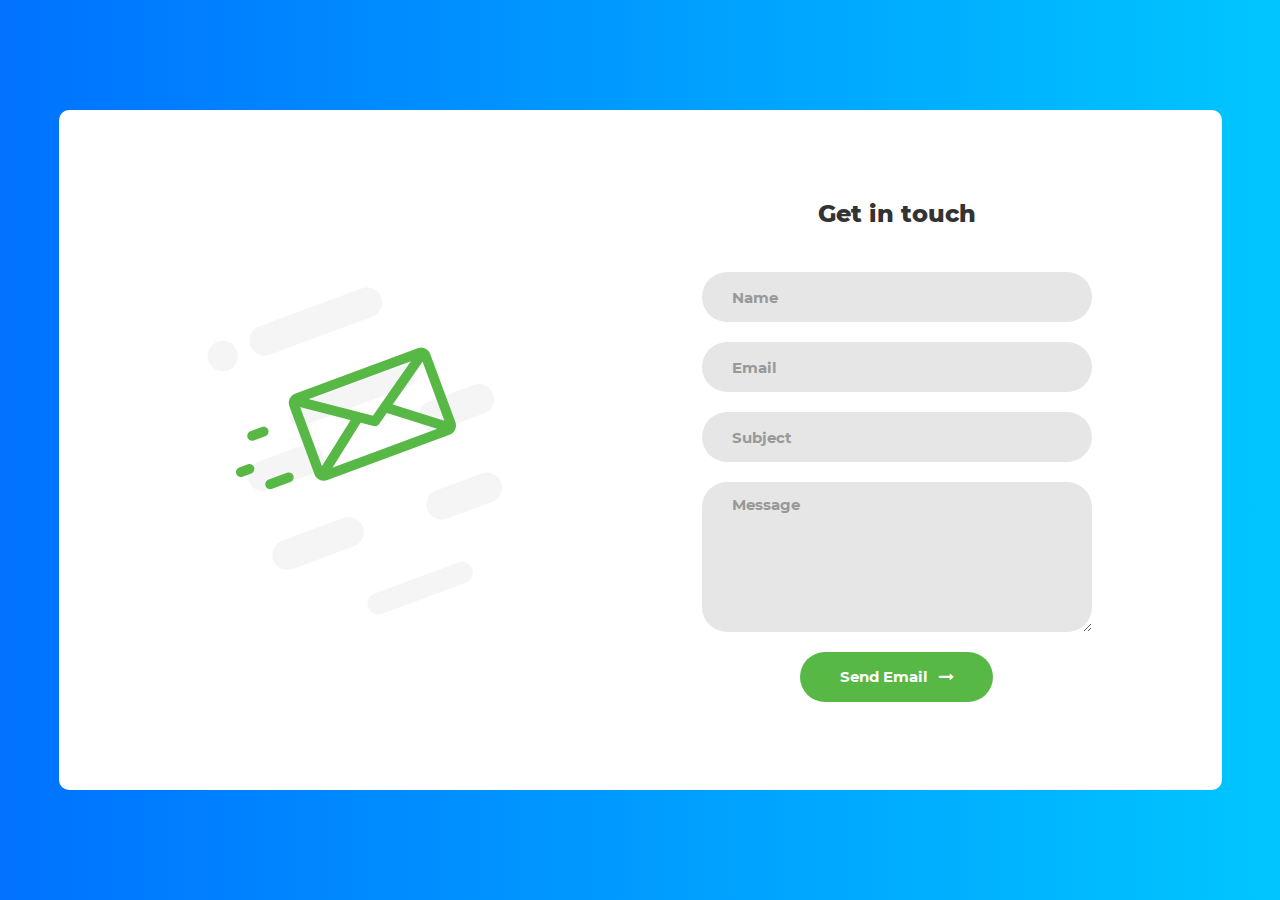
<file: formulario_contacto/index.html>
<!DOCTYPE html>
<html lang="en">
<head>
	<title>Contact V1</title>
	<meta charset="UTF-8">
	<meta name="viewport" content="width=device-width, initial-scale=1">
<!--===============================================================================================-->
	<link rel="icon" type="image/png" href="images/icons/favicon.ico"/>
<!--===============================================================================================-->
	<link rel="stylesheet" type="text/css" href="vendor/bootstrap/css/bootstrap.min.css">
<!--===============================================================================================-->
	<link rel="stylesheet" type="text/css" href="fonts/font-awesome-4.7.0/css/font-awesome.min.css">
<!--===============================================================================================-->
	<link rel="stylesheet" type="text/css" href="vendor/animate/animate.css">
<!--===============================================================================================-->
	<link rel="stylesheet" type="text/css" href="vendor/css-hamburgers/hamburgers.min.css">
<!--===============================================================================================-->
	<link rel="stylesheet" type="text/css" href="vendor/select2/select2.min.css">
<!--===============================================================================================-->
	<link rel="stylesheet" type="text/css" href="css/util.css">
	<link rel="stylesheet" type="text/css" href="css/main.css">
<!--===============================================================================================-->
</head>
<body>

	<div class="contact1">
		<div class="container-contact1">
			<div class="contact1-pic js-tilt" data-tilt>
				<img src="images/img-01.png" alt="IMG">
			</div>

			<form class="contact1-form validate-form">
				<span class="contact1-form-title">
					Get in touch
				</span>

				<div class="wrap-input1 validate-input" data-validate = "Name is required">
					<input class="input1" type="text" name="name" placeholder="Name">
					<span class="shadow-input1"></span>
				</div>

				<div class="wrap-input1 validate-input" data-validate = "Valid email is required: ex@abc.xyz">
					<input class="input1" type="text" name="email" placeholder="Email">
					<span class="shadow-input1"></span>
				</div>

				<div class="wrap-input1 validate-input" data-validate = "Subject is required">
					<input class="input1" type="text" name="subject" placeholder="Subject">
					<span class="shadow-input1"></span>
				</div>

				<div class="wrap-input1 validate-input" data-validate = "Message is required">
					<textarea class="input1" name="message" placeholder="Message"></textarea>
					<span class="shadow-input1"></span>
				</div>

				<div class="container-contact1-form-btn">
					<button class="contact1-form-btn">
						<span>
							Send Email
							<i class="fa fa-long-arrow-right" aria-hidden="true"></i>
						</span>
					</button>
				</div>
			</form>
		</div>
	</div>




<!--===============================================================================================-->
	<script src="vendor/jquery/jquery-3.2.1.min.js"></script>
<!--===============================================================================================-->
	<script src="vendor/bootstrap/js/popper.js"></script>
	<script src="vendor/bootstrap/js/bootstrap.min.js"></script>
<!--===============================================================================================-->
	<script src="vendor/select2/select2.min.js"></script>
<!--===============================================================================================-->
	<script src="vendor/tilt/tilt.jquery.min.js"></script>
	<script >
		$('.js-tilt').tilt({
			scale: 1.1
		})
	</script>

<!-- Global site tag (gtag.js) - Google Analytics -->
<script async src="https://www.googletagmanager.com/gtag/js?id=UA-23581568-13"></script>
<script>
  window.dataLayer = window.dataLayer || [];
  function gtag(){dataLayer.push(arguments);}
  gtag('js', new Date());

  gtag('config', 'UA-23581568-13');
</script>

<!--===============================================================================================-->
	<script src="js/main.js"></script>

</body>
</html>
</file>
<file: formulario_contacto/css/util.css>
/*[ FONT SIZE ]
///////////////////////////////////////////////////////////
*/
.fs-1 {font-size: 1px;}
.fs-2 {font-size: 2px;}
.fs-3 {font-size: 3px;}
.fs-4 {font-size: 4px;}
.fs-5 {font-size: 5px;}
.fs-6 {font-size: 6px;}
.fs-7 {font-size: 7px;}
.fs-8 {font-size: 8px;}
.fs-9 {font-size: 9px;}
.fs-10 {font-size: 10px;}
.fs-11 {font-size: 11px;}
.fs-12 {font-size: 12px;}
.fs-13 {font-size: 13px;}
.fs-14 {font-size: 14px;}
.fs-15 {font-size: 15px;}
.fs-16 {font-size: 16px;}
.fs-17 {font-size: 17px;}
.fs-18 {font-size: 18px;}
.fs-19 {font-size: 19px;}
.fs-20 {font-size: 20px;}
.fs-21 {font-size: 21px;}
.fs-22 {font-size: 22px;}
.fs-23 {font-size: 23px;}
.fs-24 {font-size: 24px;}
.fs-25 {font-size: 25px;}
.fs-26 {font-size: 26px;}
.fs-27 {font-size: 27px;}
.fs-28 {font-size: 28px;}
.fs-29 {font-size: 29px;}
.fs-30 {font-size: 30px;}
.fs-31 {font-size: 31px;}
.fs-32 {font-size: 32px;}
.fs-33 {font-size: 33px;}
.fs-34 {font-size: 34px;}
.fs-35 {font-size: 35px;}
.fs-36 {font-size: 36px;}
.fs-37 {font-size: 37px;}
.fs-38 {font-size: 38px;}
.fs-39 {font-size: 39px;}
.fs-40 {font-size: 40px;}
.fs-41 {font-size: 41px;}
.fs-42 {font-size: 42px;}
.fs-43 {font-size: 43px;}
.fs-44 {font-size: 44px;}
.fs-45 {font-size: 45px;}
.fs-46 {font-size: 46px;}
.fs-47 {font-size: 47px;}
.fs-48 {font-size: 48px;}
.fs-49 {font-size: 49px;}
.fs-50 {font-size: 50px;}
.fs-51 {font-size: 51px;}
.fs-52 {font-size: 52px;}
.fs-53 {font-size: 53px;}
.fs-54 {font-size: 54px;}
.fs-55 {font-size: 55px;}
.fs-56 {font-size: 56px;}
.fs-57 {font-size: 57px;}
.fs-58 {font-size: 58px;}
.fs-59 {font-size: 59px;}
.fs-60 {font-size: 60px;}
.fs-61 {font-size: 61px;}
.fs-62 {font-size: 62px;}
.fs-63 {font-size: 63px;}
.fs-64 {font-size: 64px;}
.fs-65 {font-size: 65px;}
.fs-66 {font-size: 66px;}
.fs-67 {font-size: 67px;}
.fs-68 {font-size: 68px;}
.fs-69 {font-size: 69px;}
.fs-70 {font-size: 70px;}
.fs-71 {font-size: 71px;}
.fs-72 {font-size: 72px;}
.fs-73 {font-size: 73px;}
.fs-74 {font-size: 74px;}
.fs-75 {font-size: 75px;}
.fs-76 {font-size: 76px;}
.fs-77 {font-size: 77px;}
.fs-78 {font-size: 78px;}
.fs-79 {font-size: 79px;}
.fs-80 {font-size: 80px;}
.fs-81 {font-size: 81px;}
.fs-82 {font-size: 82px;}
.fs-83 {font-size: 83px;}
.fs-84 {font-size: 84px;}
.fs-85 {font-size: 85px;}
.fs-86 {font-size: 86px;}
.fs-87 {font-size: 87px;}
.fs-88 {font-size: 88px;}
.fs-89 {font-size: 89px;}
.fs-90 {font-size: 90px;}
.fs-91 {font-size: 91px;}
.fs-92 {font-size: 92px;}
.fs-93 {font-size: 93px;}
.fs-94 {font-size: 94px;}
.fs-95 {font-size: 95px;}
.fs-96 {font-size: 96px;}
.fs-97 {font-size: 97px;}
.fs-98 {font-size: 98px;}
.fs-99 {font-size: 99px;}
.fs-100 {font-size: 100px;}
.fs-101 {font-size: 101px;}
.fs-102 {font-size: 102px;}
.fs-103 {font-size: 103px;}
.fs-104 {font-size: 104px;}
.fs-105 {font-size: 105px;}
.fs-106 {font-size: 106px;}
.fs-107 {font-size: 107px;}
.fs-108 {font-size: 108px;}
.fs-109 {font-size: 109px;}
.fs-110 {font-size: 110px;}
.fs-111 {font-size: 111px;}
.fs-112 {font-size: 112px;}
.fs-113 {font-size: 113px;}
.fs-114 {font-size: 114px;}
.fs-115 {font-size: 115px;}
.fs-116 {font-size: 116px;}
.fs-117 {font-size: 117px;}
.fs-118 {font-size: 118px;}
.fs-119 {font-size: 119px;}
.fs-120 {font-size: 120px;}
.fs-121 {font-size: 121px;}
.fs-122 {font-size: 122px;}
.fs-123 {font-size: 123px;}
.fs-124 {font-size: 124px;}
.fs-125 {font-size: 125px;}
.fs-126 {font-size: 126px;}
.fs-127 {font-size: 127px;}
.fs-128 {font-size: 128px;}
.fs-129 {font-size: 129px;}
.fs-130 {font-size: 130px;}
.fs-131 {font-size: 131px;}
.fs-132 {font-size: 132px;}
.fs-133 {font-size: 133px;}
.fs-134 {font-size: 134px;}
.fs-135 {font-size: 135px;}
.fs-136 {font-size: 136px;}
.fs-137 {font-size: 137px;}
.fs-138 {font-size: 138px;}
.fs-139 {font-size: 139px;}
.fs-140 {font-size: 140px;}
.fs-141 {font-size: 141px;}
.fs-142 {font-size: 142px;}
.fs-143 {font-size: 143px;}
.fs-144 {font-size: 144px;}
.fs-145 {font-size: 145px;}
.fs-146 {font-size: 146px;}
.fs-147 {font-size: 147px;}
.fs-148 {font-size: 148px;}
.fs-149 {font-size: 149px;}
.fs-150 {font-size: 150px;}
.fs-151 {font-size: 151px;}
.fs-152 {font-size: 152px;}
.fs-153 {font-size: 153px;}
.fs-154 {font-size: 154px;}
.fs-155 {font-size: 155px;}
.fs-156 {font-size: 156px;}
.fs-157 {font-size: 157px;}
.fs-158 {font-size: 158px;}
.fs-159 {font-size: 159px;}
.fs-160 {font-size: 160px;}
.fs-161 {font-size: 161px;}
.fs-162 {font-size: 162px;}
.fs-163 {font-size: 163px;}
.fs-164 {font-size: 164px;}
.fs-165 {font-size: 165px;}
.fs-166 {font-size: 166px;}
.fs-167 {font-size: 167px;}
.fs-168 {font-size: 168px;}
.fs-169 {font-size: 169px;}
.fs-170 {font-size: 170px;}
.fs-171 {font-size: 171px;}
.fs-172 {font-size: 172px;}
.fs-173 {font-size: 173px;}
.fs-174 {font-size: 174px;}
.fs-175 {font-size: 175px;}
.fs-176 {font-size: 176px;}
.fs-177 {font-size: 177px;}
.fs-178 {font-size: 178px;}
.fs-179 {font-size: 179px;}
.fs-180 {font-size: 180px;}
.fs-181 {font-size: 181px;}
.fs-182 {font-size: 182px;}
.fs-183 {font-size: 183px;}
.fs-184 {font-size: 184px;}
.fs-185 {font-size: 185px;}
.fs-186 {font-size: 186px;}
.fs-187 {font-size: 187px;}
.fs-188 {font-size: 188px;}
.fs-189 {font-size: 189px;}
.fs-190 {font-size: 190px;}
.fs-191 {font-size: 191px;}
.fs-192 {font-size: 192px;}
.fs-193 {font-size: 193px;}
.fs-194 {font-size: 194px;}
.fs-195 {font-size: 195px;}
.fs-196 {font-size: 196px;}
.fs-197 {font-size: 197px;}
.fs-198 {font-size: 198px;}
.fs-199 {font-size: 199px;}
.fs-200 {font-size: 200px;}

/*[ PADDING ]
///////////////////////////////////////////////////////////
*/
.p-t-0 {padding-top: 0px;}
.p-t-1 {padding-top: 1px;}
.p-t-2 {padding-top: 2px;}
.p-t-3 {padding-top: 3px;}
.p-t-4 {padding-top: 4px;}
.p-t-5 {padding-top: 5px;}
.p-t-6 {padding-top: 6px;}
.p-t-7 {padding-top: 7px;}
.p-t-8 {padding-top: 8px;}
.p-t-9 {padding-top: 9px;}
.p-t-10 {padding-top: 10px;}
.p-t-11 {padding-top: 11px;}
.p-t-12 {padding-top: 12px;}
.p-t-13 {padding-top: 13px;}
.p-t-14 {padding-top: 14px;}
.p-t-15 {padding-top: 15px;}
.p-t-16 {padding-top: 16px;}
.p-t-17 {padding-top: 17px;}
.p-t-18 {padding-top: 18px;}
.p-t-19 {padding-top: 19px;}
.p-t-20 {padding-top: 20px;}
.p-t-21 {padding-top: 21px;}
.p-t-22 {padding-top: 22px;}
.p-t-23 {padding-top: 23px;}
.p-t-24 {padding-top: 24px;}
.p-t-25 {padding-top: 25px;}
.p-t-26 {padding-top: 26px;}
.p-t-27 {padding-top: 27px;}
.p-t-28 {padding-top: 28px;}
.p-t-29 {padding-top: 29px;}
.p-t-30 {padding-top: 30px;}
.p-t-31 {padding-top: 31px;}
.p-t-32 {padding-top: 32px;}
.p-t-33 {padding-top: 33px;}
.p-t-34 {padding-top: 34px;}
.p-t-35 {padding-top: 35px;}
.p-t-36 {padding-top: 36px;}
.p-t-37 {padding-top: 37px;}
.p-t-38 {padding-top: 38px;}
.p-t-39 {padding-top: 39px;}
.p-t-40 {padding-top: 40px;}
.p-t-41 {padding-top: 41px;}
.p-t-42 {padding-top: 42px;}
.p-t-43 {padding-top: 43px;}
.p-t-44 {padding-top: 44px;}
.p-t-45 {padding-top: 45px;}
.p-t-46 {padding-top: 46px;}
.p-t-47 {padding-top: 47px;}
.p-t-48 {padding-top: 48px;}
.p-t-49 {padding-top: 49px;}
.p-t-50 {padding-top: 50px;}
.p-t-51 {padding-top: 51px;}
.p-t-52 {padding-top: 52px;}
.p-t-53 {padding-top: 53px;}
.p-t-54 {padding-top: 54px;}
.p-t-55 {padding-top: 55px;}
.p-t-56 {padding-top: 56px;}
.p-t-57 {padding-top: 57px;}
.p-t-58 {padding-top: 58px;}
.p-t-59 {padding-top: 59px;}
.p-t-60 {padding-top: 60px;}
.p-t-61 {padding-top: 61px;}
.p-t-62 {padding-top: 62px;}
.p-t-63 {padding-top: 63px;}
.p-t-64 {padding-top: 64px;}
.p-t-65 {padding-top: 65px;}
.p-t-66 {padding-top: 66px;}
.p-t-67 {padding-top: 67px;}
.p-t-68 {padding-top: 68px;}
.p-t-69 {padding-top: 69px;}
.p-t-70 {padding-top: 70px;}
.p-t-71 {padding-top: 71px;}
.p-t-72 {padding-top: 72px;}
.p-t-73 {padding-top: 73px;}
.p-t-74 {padding-top: 74px;}
.p-t-75 {padding-top: 75px;}
.p-t-76 {padding-top: 76px;}
.p-t-77 {padding-top: 77px;}
.p-t-78 {padding-top: 78px;}
.p-t-79 {padding-top: 79px;}
.p-t-80 {padding-top: 80px;}
.p-t-81 {padding-top: 81px;}
.p-t-82 {padding-top: 82px;}
.p-t-83 {padding-top: 83px;}
.p-t-84 {padding-top: 84px;}
.p-t-85 {padding-top: 85px;}
.p-t-86 {padding-top: 86px;}
.p-t-87 {padding-top: 87px;}
.p-t-88 {padding-top: 88px;}
.p-t-89 {padding-top: 89px;}
.p-t-90 {padding-top: 90px;}
.p-t-91 {padding-top: 91px;}
.p-t-92 {padding-top: 92px;}
.p-t-93 {padding-top: 93px;}
.p-t-94 {padding-top: 94px;}
.p-t-95 {padding-top: 95px;}
.p-t-96 {padding-top: 96px;}
.p-t-97 {padding-top: 97px;}
.p-t-98 {padding-top: 98px;}
.p-t-99 {padding-top: 99px;}
.p-t-100 {padding-top: 100px;}
.p-t-101 {padding-top: 101px;}
.p-t-102 {padding-top: 102px;}
.p-t-103 {padding-top: 103px;}
.p-t-104 {padding-top: 104px;}
.p-t-105 {padding-top: 105px;}
.p-t-106 {padding-top: 106px;}
.p-t-107 {padding-top: 107px;}
.p-t-108 {padding-top: 108px;}
.p-t-109 {padding-top: 109px;}
.p-t-110 {padding-top: 110px;}
.p-t-111 {padding-top: 111px;}
.p-t-112 {padding-top: 112px;}
.p-t-113 {padding-top: 113px;}
.p-t-114 {padding-top: 114px;}
.p-t-115 {padding-top: 115px;}
.p-t-116 {padding-top: 116px;}
.p-t-117 {padding-top: 117px;}
.p-t-118 {padding-top: 118px;}
.p-t-119 {padding-top: 119px;}
.p-t-120 {padding-top: 120px;}
.p-t-121 {padding-top: 121px;}
.p-t-122 {padding-top: 122px;}
.p-t-123 {padding-top: 123px;}
.p-t-124 {padding-top: 124px;}
.p-t-125 {padding-top: 125px;}
.p-t-126 {padding-top: 126px;}
.p-t-127 {padding-top: 127px;}
.p-t-128 {padding-top: 128px;}
.p-t-129 {padding-top: 129px;}
.p-t-130 {padding-top: 130px;}
.p-t-131 {padding-top: 131px;}
.p-t-132 {padding-top: 132px;}
.p-t-133 {padding-top: 133px;}
.p-t-134 {padding-top: 134px;}
.p-t-135 {padding-top: 135px;}
.p-t-136 {padding-top: 136px;}
.p-t-137 {padding-top: 137px;}
.p-t-138 {padding-top: 138px;}
.p-t-139 {padding-top: 139px;}
.p-t-140 {padding-top: 140px;}
.p-t-141 {padding-top: 141px;}
.p-t-142 {padding-top: 142px;}
.p-t-143 {padding-top: 143px;}
.p-t-144 {padding-top: 144px;}
.p-t-145 {padding-top: 145px;}
.p-t-146 {padding-top: 146px;}
.p-t-147 {padding-top: 147px;}
.p-t-148 {padding-top: 148px;}
.p-t-149 {padding-top: 149px;}
.p-t-150 {padding-top: 150px;}
.p-t-151 {padding-top: 151px;}
.p-t-152 {padding-top: 152px;}
.p-t-153 {padding-top: 153px;}
.p-t-154 {padding-top: 154px;}
.p-t-155 {padding-top: 155px;}
.p-t-156 {padding-top: 156px;}
.p-t-157 {padding-top: 157px;}
.p-t-158 {padding-top: 158px;}
.p-t-159 {padding-top: 159px;}
.p-t-160 {padding-top: 160px;}
.p-t-161 {padding-top: 161px;}
.p-t-162 {padding-top: 162px;}
.p-t-163 {padding-top: 163px;}
.p-t-164 {padding-top: 164px;}
.p-t-165 {padding-top: 165px;}
.p-t-166 {padding-top: 166px;}
.p-t-167 {padding-top: 167px;}
.p-t-168 {padding-top: 168px;}
.p-t-169 {padding-top: 169px;}
.p-t-170 {padding-top: 170px;}
.p-t-171 {padding-top: 171px;}
.p-t-172 {padding-top: 172px;}
.p-t-173 {padding-top: 173px;}
.p-t-174 {padding-top: 174px;}
.p-t-175 {padding-top: 175px;}
.p-t-176 {padding-top: 176px;}
.p-t-177 {padding-top: 177px;}
.p-t-178 {padding-top: 178px;}
.p-t-179 {padding-top: 179px;}
.p-t-180 {padding-top: 180px;}
.p-t-181 {padding-top: 181px;}
.p-t-182 {padding-top: 182px;}
.p-t-183 {padding-top: 183px;}
.p-t-184 {padding-top: 184px;}
.p-t-185 {padding-top: 185px;}
.p-t-186 {padding-top: 186px;}
.p-t-187 {padding-top: 187px;}
.p-t-188 {padding-top: 188px;}
.p-t-189 {padding-top: 189px;}
.p-t-190 {padding-top: 190px;}
.p-t-191 {padding-top: 191px;}
.p-t-192 {padding-top: 192px;}
.p-t-193 {padding-top: 193px;}
.p-t-194 {padding-top: 194px;}
.p-t-195 {padding-top: 195px;}
.p-t-196 {padding-top: 196px;}
.p-t-197 {padding-top: 197px;}
.p-t-198 {padding-top: 198px;}
.p-t-199 {padding-top: 199px;}
.p-t-200 {padding-top: 200px;}
.p-t-201 {padding-top: 201px;}
.p-t-202 {padding-top: 202px;}
.p-t-203 {padding-top: 203px;}
.p-t-204 {padding-top: 204px;}
.p-t-205 {padding-top: 205px;}
.p-t-206 {padding-top: 206px;}
.p-t-207 {padding-top: 207px;}
.p-t-208 {padding-top: 208px;}
.p-t-209 {padding-top: 209px;}
.p-t-210 {padding-top: 210px;}
.p-t-211 {padding-top: 211px;}
.p-t-212 {padding-top: 212px;}
.p-t-213 {padding-top: 213px;}
.p-t-214 {padding-top: 214px;}
.p-t-215 {padding-top: 215px;}
.p-t-216 {padding-top: 216px;}
.p-t-217 {padding-top: 217px;}
.p-t-218 {padding-top: 218px;}
.p-t-219 {padding-top: 219px;}
.p-t-220 {padding-top: 220px;}
.p-t-221 {padding-top: 221px;}
.p-t-222 {padding-top: 222px;}
.p-t-223 {padding-top: 223px;}
.p-t-224 {padding-top: 224px;}
.p-t-225 {padding-top: 225px;}
.p-t-226 {padding-top: 226px;}
.p-t-227 {padding-top: 227px;}
.p-t-228 {padding-top: 228px;}
.p-t-229 {padding-top: 229px;}
.p-t-230 {padding-top: 230px;}
.p-t-231 {padding-top: 231px;}
.p-t-232 {padding-top: 232px;}
.p-t-233 {padding-top: 233px;}
.p-t-234 {padding-top: 234px;}
.p-t-235 {padding-top: 235px;}
.p-t-236 {padding-top: 236px;}
.p-t-237 {padding-top: 237px;}
.p-t-238 {padding-top: 238px;}
.p-t-239 {padding-top: 239px;}
.p-t-240 {padding-top: 240px;}
.p-t-241 {padding-top: 241px;}
.p-t-242 {padding-top: 242px;}
.p-t-243 {padding-top: 243px;}
.p-t-244 {padding-top: 244px;}
.p-t-245 {padding-top: 245px;}
.p-t-246 {padding-top: 246px;}
.p-t-247 {padding-top: 247px;}
.p-t-248 {padding-top: 248px;}
.p-t-249 {padding-top: 249px;}
.p-t-250 {padding-top: 250px;}
.p-b-0 {padding-bottom: 0px;}
.p-b-1 {padding-bottom: 1px;}
.p-b-2 {padding-bottom: 2px;}
.p-b-3 {padding-bottom: 3px;}
.p-b-4 {padding-bottom: 4px;}
.p-b-5 {padding-bottom: 5px;}
.p-b-6 {padding-bottom: 6px;}
.p-b-7 {padding-bottom: 7px;}
.p-b-8 {padding-bottom: 8px;}
.p-b-9 {padding-bottom: 9px;}
.p-b-10 {padding-bottom: 10px;}
.p-b-11 {padding-bottom: 11px;}
.p-b-12 {padding-bottom: 12px;}
.p-b-13 {padding-bottom: 13px;}
.p-b-14 {padding-bottom: 14px;}
.p-b-15 {padding-bottom: 15px;}
.p-b-16 {padding-bottom: 16px;}
.p-b-17 {padding-bottom: 17px;}
.p-b-18 {padding-bottom: 18px;}
.p-b-19 {padding-bottom: 19px;}
.p-b-20 {padding-bottom: 20px;}
.p-b-21 {padding-bottom: 21px;}
.p-b-22 {padding-bottom: 22px;}
.p-b-23 {padding-bottom: 23px;}
.p-b-24 {padding-bottom: 24px;}
.p-b-25 {padding-bottom: 25px;}
.p-b-26 {padding-bottom: 26px;}
.p-b-27 {padding-bottom: 27px;}
.p-b-28 {padding-bottom: 28px;}
.p-b-29 {padding-bottom: 29px;}
.p-b-30 {padding-bottom: 30px;}
.p-b-31 {padding-bottom: 31px;}
.p-b-32 {padding-bottom: 32px;}
.p-b-33 {padding-bottom: 33px;}
.p-b-34 {padding-bottom: 34px;}
.p-b-35 {padding-bottom: 35px;}
.p-b-36 {padding-bottom: 36px;}
.p-b-37 {padding-bottom: 37px;}
.p-b-38 {padding-bottom: 38px;}
.p-b-39 {padding-bottom: 39px;}
.p-b-40 {padding-bottom: 40px;}
.p-b-41 {padding-bottom: 41px;}
.p-b-42 {padding-bottom: 42px;}
.p-b-43 {padding-bottom: 43px;}
.p-b-44 {padding-bottom: 44px;}
.p-b-45 {padding-bottom: 45px;}
.p-b-46 {padding-bottom: 46px;}
.p-b-47 {padding-bottom: 47px;}
.p-b-48 {padding-bottom: 48px;}
.p-b-49 {padding-bottom: 49px;}
.p-b-50 {padding-bottom: 50px;}
.p-b-51 {padding-bottom: 51px;}
.p-b-52 {padding-bottom: 52px;}
.p-b-53 {padding-bottom: 53px;}
.p-b-54 {padding-bottom: 54px;}
.p-b-55 {padding-bottom: 55px;}
.p-b-56 {padding-bottom: 56px;}
.p-b-57 {padding-bottom: 57px;}
.p-b-58 {padding-bottom: 58px;}
.p-b-59 {padding-bottom: 59px;}
.p-b-60 {padding-bottom: 60px;}
.p-b-61 {padding-bottom: 61px;}
.p-b-62 {padding-bottom: 62px;}
.p-b-63 {padding-bottom: 63px;}
.p-b-64 {padding-bottom: 64px;}
.p-b-65 {padding-bottom: 65px;}
.p-b-66 {padding-bottom: 66px;}
.p-b-67 {padding-bottom: 67px;}
.p-b-68 {padding-bottom: 68px;}
.p-b-69 {padding-bottom: 69px;}
.p-b-70 {padding-bottom: 70px;}
.p-b-71 {padding-bottom: 71px;}
.p-b-72 {padding-bottom: 72px;}
.p-b-73 {padding-bottom: 73px;}
.p-b-74 {padding-bottom: 74px;}
.p-b-75 {padding-bottom: 75px;}
.p-b-76 {padding-bottom: 76px;}
.p-b-77 {padding-bottom: 77px;}
.p-b-78 {padding-bottom: 78px;}
.p-b-79 {padding-bottom: 79px;}
.p-b-80 {padding-bottom: 80px;}
.p-b-81 {padding-bottom: 81px;}
.p-b-82 {padding-bottom: 82px;}
.p-b-83 {padding-bottom: 83px;}
.p-b-84 {padding-bottom: 84px;}
.p-b-85 {padding-bottom: 85px;}
.p-b-86 {padding-bottom: 86px;}
.p-b-87 {padding-bottom: 87px;}
.p-b-88 {padding-bottom: 88px;}
.p-b-89 {padding-bottom: 89px;}
.p-b-90 {padding-bottom: 90px;}
.p-b-91 {padding-bottom: 91px;}
.p-b-92 {padding-bottom: 92px;}
.p-b-93 {padding-bottom: 93px;}
.p-b-94 {padding-bottom: 94px;}
.p-b-95 {padding-bottom: 95px;}
.p-b-96 {padding-bottom: 96px;}
.p-b-97 {padding-bottom: 97px;}
.p-b-98 {padding-bottom: 98px;}
.p-b-99 {padding-bottom: 99px;}
.p-b-100 {padding-bottom: 100px;}
.p-b-101 {padding-bottom: 101px;}
.p-b-102 {padding-bottom: 102px;}
.p-b-103 {padding-bottom: 103px;}
.p-b-104 {padding-bottom: 104px;}
.p-b-105 {padding-bottom: 105px;}
.p-b-106 {padding-bottom: 106px;}
.p-b-107 {padding-bottom: 107px;}
.p-b-108 {padding-bottom: 108px;}
.p-b-109 {padding-bottom: 109px;}
.p-b-110 {padding-bottom: 110px;}
.p-b-111 {padding-bottom: 111px;}
.p-b-112 {padding-bottom: 112px;}
.p-b-113 {padding-bottom: 113px;}
.p-b-114 {padding-bottom: 114px;}
.p-b-115 {padding-bottom: 115px;}
.p-b-116 {padding-bottom: 116px;}
.p-b-117 {padding-bottom: 117px;}
.p-b-118 {padding-bottom: 118px;}
.p-b-119 {padding-bottom: 119px;}
.p-b-120 {padding-bottom: 120px;}
.p-b-121 {padding-bottom: 121px;}
.p-b-122 {padding-bottom: 122px;}
.p-b-123 {padding-bottom: 123px;}
.p-b-124 {padding-bottom: 124px;}
.p-b-125 {padding-bottom: 125px;}
.p-b-126 {padding-bottom: 126px;}
.p-b-127 {padding-bottom: 127px;}
.p-b-128 {padding-bottom: 128px;}
.p-b-129 {padding-bottom: 129px;}
.p-b-130 {padding-bottom: 130px;}
.p-b-131 {padding-bottom: 131px;}
.p-b-132 {padding-bottom: 132px;}
.p-b-133 {padding-bottom: 133px;}
.p-b-134 {padding-bottom: 134px;}
.p-b-135 {padding-bottom: 135px;}
.p-b-136 {padding-bottom: 136px;}
.p-b-137 {padding-bottom: 137px;}
.p-b-138 {padding-bottom: 138px;}
.p-b-139 {padding-bottom: 139px;}
.p-b-140 {padding-bottom: 140px;}
.p-b-141 {padding-bottom: 141px;}
.p-b-142 {padding-bottom: 142px;}
.p-b-143 {padding-bottom: 143px;}
.p-b-144 {padding-bottom: 144px;}
.p-b-145 {padding-bottom: 145px;}
.p-b-146 {padding-bottom: 146px;}
.p-b-147 {padding-bottom: 147px;}
.p-b-148 {padding-bottom: 148px;}
.p-b-149 {padding-bottom: 149px;}
.p-b-150 {padding-bottom: 150px;}
.p-b-151 {padding-bottom: 151px;}
.p-b-152 {padding-bottom: 152px;}
.p-b-153 {padding-bottom: 153px;}
.p-b-154 {padding-bottom: 154px;}
.p-b-155 {padding-bottom: 155px;}
.p-b-156 {padding-bottom: 156px;}
.p-b-157 {padding-bottom: 157px;}
.p-b-158 {padding-bottom: 158px;}
.p-b-159 {padding-bottom: 159px;}
.p-b-160 {padding-bottom: 160px;}
.p-b-161 {padding-bottom: 161px;}
.p-b-162 {padding-bottom: 162px;}
.p-b-163 {padding-bottom: 163px;}
.p-b-164 {padding-bottom: 164px;}
.p-b-165 {padding-bottom: 165px;}
.p-b-166 {padding-bottom: 166px;}
.p-b-167 {padding-bottom: 167px;}
.p-b-168 {padding-bottom: 168px;}
.p-b-169 {padding-bottom: 169px;}
.p-b-170 {padding-bottom: 170px;}
.p-b-171 {padding-bottom: 171px;}
.p-b-172 {padding-bottom: 172px;}
.p-b-173 {padding-bottom: 173px;}
.p-b-174 {padding-bottom: 174px;}
.p-b-175 {padding-bottom: 175px;}
.p-b-176 {padding-bottom: 176px;}
.p-b-177 {padding-bottom: 177px;}
.p-b-178 {padding-bottom: 178px;}
.p-b-179 {padding-bottom: 179px;}
.p-b-180 {padding-bottom: 180px;}
.p-b-181 {padding-bottom: 181px;}
.p-b-182 {padding-bottom: 182px;}
.p-b-183 {padding-bottom: 183px;}
.p-b-184 {padding-bottom: 184px;}
.p-b-185 {padding-bottom: 185px;}
.p-b-186 {padding-bottom: 186px;}
.p-b-187 {padding-bottom: 187px;}
.p-b-188 {padding-bottom: 188px;}
.p-b-189 {padding-bottom: 189px;}
.p-b-190 {padding-bottom: 190px;}
.p-b-191 {padding-bottom: 191px;}
.p-b-192 {padding-bottom: 192px;}
.p-b-193 {padding-bottom: 193px;}
.p-b-194 {padding-bottom: 194px;}
.p-b-195 {padding-bottom: 195px;}
.p-b-196 {padding-bottom: 196px;}
.p-b-197 {padding-bottom: 197px;}
.p-b-198 {padding-bottom: 198px;}
.p-b-199 {padding-bottom: 199px;}
.p-b-200 {padding-bottom: 200px;}
.p-b-201 {padding-bottom: 201px;}
.p-b-202 {padding-bottom: 202px;}
.p-b-203 {padding-bottom: 203px;}
.p-b-204 {padding-bottom: 204px;}
.p-b-205 {padding-bottom: 205px;}
.p-b-206 {padding-bottom: 206px;}
.p-b-207 {padding-bottom: 207px;}
.p-b-208 {padding-bottom: 208px;}
.p-b-209 {padding-bottom: 209px;}
.p-b-210 {padding-bottom: 210px;}
.p-b-211 {padding-bottom: 211px;}
.p-b-212 {padding-bottom: 212px;}
.p-b-213 {padding-bottom: 213px;}
.p-b-214 {padding-bottom: 214px;}
.p-b-215 {padding-bottom: 215px;}
.p-b-216 {padding-bottom: 216px;}
.p-b-217 {padding-bottom: 217px;}
.p-b-218 {padding-bottom: 218px;}
.p-b-219 {padding-bottom: 219px;}
.p-b-220 {padding-bottom: 220px;}
.p-b-221 {padding-bottom: 221px;}
.p-b-222 {padding-bottom: 222px;}
.p-b-223 {padding-bottom: 223px;}
.p-b-224 {padding-bottom: 224px;}
.p-b-225 {padding-bottom: 225px;}
.p-b-226 {padding-bottom: 226px;}
.p-b-227 {padding-bottom: 227px;}
.p-b-228 {padding-bottom: 228px;}
.p-b-229 {padding-bottom: 229px;}
.p-b-230 {padding-bottom: 230px;}
.p-b-231 {padding-bottom: 231px;}
.p-b-232 {padding-bottom: 232px;}
.p-b-233 {padding-bottom: 233px;}
.p-b-234 {padding-bottom: 234px;}
.p-b-235 {padding-bottom: 235px;}
.p-b-236 {padding-bottom: 236px;}
.p-b-237 {padding-bottom: 237px;}
.p-b-238 {padding-bottom: 238px;}
.p-b-239 {padding-bottom: 239px;}
.p-b-240 {padding-bottom: 240px;}
.p-b-241 {padding-bottom: 241px;}
.p-b-242 {padding-bottom: 242px;}
.p-b-243 {padding-bottom: 243px;}
.p-b-244 {padding-bottom: 244px;}
.p-b-245 {padding-bottom: 245px;}
.p-b-246 {padding-bottom: 246px;}
.p-b-247 {padding-bottom: 247px;}
.p-b-248 {padding-bottom: 248px;}
.p-b-249 {padding-bottom: 249px;}
.p-b-250 {padding-bottom: 250px;}
.p-l-0 {padding-left: 0px;}
.p-l-1 {padding-left: 1px;}
.p-l-2 {padding-left: 2px;}
.p-l-3 {padding-left: 3px;}
.p-l-4 {padding-left: 4px;}
.p-l-5 {padding-left: 5px;}
.p-l-6 {padding-left: 6px;}
.p-l-7 {padding-left: 7px;}
.p-l-8 {padding-left: 8px;}
.p-l-9 {padding-left: 9px;}
.p-l-10 {padding-left: 10px;}
.p-l-11 {padding-left: 11px;}
.p-l-12 {padding-left: 12px;}
.p-l-13 {padding-left: 13px;}
.p-l-14 {padding-left: 14px;}
.p-l-15 {padding-left: 15px;}
.p-l-16 {padding-left: 16px;}
.p-l-17 {padding-left: 17px;}
.p-l-18 {padding-left: 18px;}
.p-l-19 {padding-left: 19px;}
.p-l-20 {padding-left: 20px;}
.p-l-21 {padding-left: 21px;}
.p-l-22 {padding-left: 22px;}
.p-l-23 {padding-left: 23px;}
.p-l-24 {padding-left: 24px;}
.p-l-25 {padding-left: 25px;}
.p-l-26 {padding-left: 26px;}
.p-l-27 {padding-left: 27px;}
.p-l-28 {padding-left: 28px;}
.p-l-29 {padding-left: 29px;}
.p-l-30 {padding-left: 30px;}
.p-l-31 {padding-left: 31px;}
.p-l-32 {padding-left: 32px;}
.p-l-33 {padding-left: 33px;}
.p-l-34 {padding-left: 34px;}
.p-l-35 {padding-left: 35px;}
.p-l-36 {padding-left: 36px;}
.p-l-37 {padding-left: 37px;}
.p-l-38 {padding-left: 38px;}
.p-l-39 {padding-left: 39px;}
.p-l-40 {padding-left: 40px;}
.p-l-41 {padding-left: 41px;}
.p-l-42 {padding-left: 42px;}
.p-l-43 {padding-left: 43px;}
.p-l-44 {padding-left: 44px;}
.p-l-45 {padding-left: 45px;}
.p-l-46 {padding-left: 46px;}
.p-l-47 {padding-left: 47px;}
.p-l-48 {padding-left: 48px;}
.p-l-49 {padding-left: 49px;}
.p-l-50 {padding-left: 50px;}
.p-l-51 {padding-left: 51px;}
.p-l-52 {padding-left: 52px;}
.p-l-53 {padding-left: 53px;}
.p-l-54 {padding-left: 54px;}
.p-l-55 {padding-left: 55px;}
.p-l-56 {padding-left: 56px;}
.p-l-57 {padding-left: 57px;}
.p-l-58 {padding-left: 58px;}
.p-l-59 {padding-left: 59px;}
.p-l-60 {padding-left: 60px;}
.p-l-61 {padding-left: 61px;}
.p-l-62 {padding-left: 62px;}
.p-l-63 {padding-left: 63px;}
.p-l-64 {padding-left: 64px;}
.p-l-65 {padding-left: 65px;}
.p-l-66 {padding-left: 66px;}
.p-l-67 {padding-left: 67px;}
.p-l-68 {padding-left: 68px;}
.p-l-69 {padding-left: 69px;}
.p-l-70 {padding-left: 70px;}
.p-l-71 {padding-left: 71px;}
.p-l-72 {padding-left: 72px;}
.p-l-73 {padding-left: 73px;}
.p-l-74 {padding-left: 74px;}
.p-l-75 {padding-left: 75px;}
.p-l-76 {padding-left: 76px;}
.p-l-77 {padding-left: 77px;}
.p-l-78 {padding-left: 78px;}
.p-l-79 {padding-left: 79px;}
.p-l-80 {padding-left: 80px;}
.p-l-81 {padding-left: 81px;}
.p-l-82 {padding-left: 82px;}
.p-l-83 {padding-left: 83px;}
.p-l-84 {padding-left: 84px;}
.p-l-85 {padding-left: 85px;}
.p-l-86 {padding-left: 86px;}
.p-l-87 {padding-left: 87px;}
.p-l-88 {padding-left: 88px;}
.p-l-89 {padding-left: 89px;}
.p-l-90 {padding-left: 90px;}
.p-l-91 {padding-left: 91px;}
.p-l-92 {padding-left: 92px;}
.p-l-93 {padding-left: 93px;}
.p-l-94 {padding-left: 94px;}
.p-l-95 {padding-left: 95px;}
.p-l-96 {padding-left: 96px;}
.p-l-97 {padding-left: 97px;}
.p-l-98 {padding-left: 98px;}
.p-l-99 {padding-left: 99px;}
.p-l-100 {padding-left: 100px;}
.p-l-101 {padding-left: 101px;}
.p-l-102 {padding-left: 102px;}
.p-l-103 {padding-left: 103px;}
.p-l-104 {padding-left: 104px;}
.p-l-105 {padding-left: 105px;}
.p-l-106 {padding-left: 106px;}
.p-l-107 {padding-left: 107px;}
.p-l-108 {padding-left: 108px;}
.p-l-109 {padding-left: 109px;}
.p-l-110 {padding-left: 110px;}
.p-l-111 {padding-left: 111px;}
.p-l-112 {padding-left: 112px;}
.p-l-113 {padding-left: 113px;}
.p-l-114 {padding-left: 114px;}
.p-l-115 {padding-left: 115px;}
.p-l-116 {padding-left: 116px;}
.p-l-117 {padding-left: 117px;}
.p-l-118 {padding-left: 118px;}
.p-l-119 {padding-left: 119px;}
.p-l-120 {padding-left: 120px;}
.p-l-121 {padding-left: 121px;}
.p-l-122 {padding-left: 122px;}
.p-l-123 {padding-left: 123px;}
.p-l-124 {padding-left: 124px;}
.p-l-125 {padding-left: 125px;}
.p-l-126 {padding-left: 126px;}
.p-l-127 {padding-left: 127px;}
.p-l-128 {padding-left: 128px;}
.p-l-129 {padding-left: 129px;}
.p-l-130 {padding-left: 130px;}
.p-l-131 {padding-left: 131px;}
.p-l-132 {padding-left: 132px;}
.p-l-133 {padding-left: 133px;}
.p-l-134 {padding-left: 134px;}
.p-l-135 {padding-left: 135px;}
.p-l-136 {padding-left: 136px;}
.p-l-137 {padding-left: 137px;}
.p-l-138 {padding-left: 138px;}
.p-l-139 {padding-left: 139px;}
.p-l-140 {padding-left: 140px;}
.p-l-141 {padding-left: 141px;}
.p-l-142 {padding-left: 142px;}
.p-l-143 {padding-left: 143px;}
.p-l-144 {padding-left: 144px;}
.p-l-145 {padding-left: 145px;}
.p-l-146 {padding-left: 146px;}
.p-l-147 {padding-left: 147px;}
.p-l-148 {padding-left: 148px;}
.p-l-149 {padding-left: 149px;}
.p-l-150 {padding-left: 150px;}
.p-l-151 {padding-left: 151px;}
.p-l-152 {padding-left: 152px;}
.p-l-153 {padding-left: 153px;}
.p-l-154 {padding-left: 154px;}
.p-l-155 {padding-left: 155px;}
.p-l-156 {padding-left: 156px;}
.p-l-157 {padding-left: 157px;}
.p-l-158 {padding-left: 158px;}
.p-l-159 {padding-left: 159px;}
.p-l-160 {padding-left: 160px;}
.p-l-161 {padding-left: 161px;}
.p-l-162 {padding-left: 162px;}
.p-l-163 {padding-left: 163px;}
.p-l-164 {padding-left: 164px;}
.p-l-165 {padding-left: 165px;}
.p-l-166 {padding-left: 166px;}
.p-l-167 {padding-left: 167px;}
.p-l-168 {padding-left: 168px;}
.p-l-169 {padding-left: 169px;}
.p-l-170 {padding-left: 170px;}
.p-l-171 {padding-left: 171px;}
.p-l-172 {padding-left: 172px;}
.p-l-173 {padding-left: 173px;}
.p-l-174 {padding-left: 174px;}
.p-l-175 {padding-left: 175px;}
.p-l-176 {padding-left: 176px;}
.p-l-177 {padding-left: 177px;}
.p-l-178 {padding-left: 178px;}
.p-l-179 {padding-left: 179px;}
.p-l-180 {padding-left: 180px;}
.p-l-181 {padding-left: 181px;}
.p-l-182 {padding-left: 182px;}
.p-l-183 {padding-left: 183px;}
.p-l-184 {padding-left: 184px;}
.p-l-185 {padding-left: 185px;}
.p-l-186 {padding-left: 186px;}
.p-l-187 {padding-left: 187px;}
.p-l-188 {padding-left: 188px;}
.p-l-189 {padding-left: 189px;}
.p-l-190 {padding-left: 190px;}
.p-l-191 {padding-left: 191px;}
.p-l-192 {padding-left: 192px;}
.p-l-193 {padding-left: 193px;}
.p-l-194 {padding-left: 194px;}
.p-l-195 {padding-left: 195px;}
.p-l-196 {padding-left: 196px;}
.p-l-197 {padding-left: 197px;}
.p-l-198 {padding-left: 198px;}
.p-l-199 {padding-left: 199px;}
.p-l-200 {padding-left: 200px;}
.p-l-201 {padding-left: 201px;}
.p-l-202 {padding-left: 202px;}
.p-l-203 {padding-left: 203px;}
.p-l-204 {padding-left: 204px;}
.p-l-205 {padding-left: 205px;}
.p-l-206 {padding-left: 206px;}
.p-l-207 {padding-left: 207px;}
.p-l-208 {padding-left: 208px;}
.p-l-209 {padding-left: 209px;}
.p-l-210 {padding-left: 210px;}
.p-l-211 {padding-left: 211px;}
.p-l-212 {padding-left: 212px;}
.p-l-213 {padding-left: 213px;}
.p-l-214 {padding-left: 214px;}
.p-l-215 {padding-left: 215px;}
.p-l-216 {padding-left: 216px;}
.p-l-217 {padding-left: 217px;}
.p-l-218 {padding-left: 218px;}
.p-l-219 {padding-left: 219px;}
.p-l-220 {padding-left: 220px;}
.p-l-221 {padding-left: 221px;}
.p-l-222 {padding-left: 222px;}
.p-l-223 {padding-left: 223px;}
.p-l-224 {padding-left: 224px;}
.p-l-225 {padding-left: 225px;}
.p-l-226 {padding-left: 226px;}
.p-l-227 {padding-left: 227px;}
.p-l-228 {padding-left: 228px;}
.p-l-229 {padding-left: 229px;}
.p-l-230 {padding-left: 230px;}
.p-l-231 {padding-left: 231px;}
.p-l-232 {padding-left: 232px;}
.p-l-233 {padding-left: 233px;}
.p-l-234 {padding-left: 234px;}
.p-l-235 {padding-left: 235px;}
.p-l-236 {padding-left: 236px;}
.p-l-237 {padding-left: 237px;}
.p-l-238 {padding-left: 238px;}
.p-l-239 {padding-left: 239px;}
.p-l-240 {padding-left: 240px;}
.p-l-241 {padding-left: 241px;}
.p-l-242 {padding-left: 242px;}
.p-l-243 {padding-left: 243px;}
.p-l-244 {padding-left: 244px;}
.p-l-245 {padding-left: 245px;}
.p-l-246 {padding-left: 246px;}
.p-l-247 {padding-left: 247px;}
.p-l-248 {padding-left: 248px;}
.p-l-249 {padding-left: 249px;}
.p-l-250 {padding-left: 250px;}
.p-r-0 {padding-right: 0px;}
.p-r-1 {padding-right: 1px;}
.p-r-2 {padding-right: 2px;}
.p-r-3 {padding-right: 3px;}
.p-r-4 {padding-right: 4px;}
.p-r-5 {padding-right: 5px;}
.p-r-6 {padding-right: 6px;}
.p-r-7 {padding-right: 7px;}
.p-r-8 {padding-right: 8px;}
.p-r-9 {padding-right: 9px;}
.p-r-10 {padding-right: 10px;}
.p-r-11 {padding-right: 11px;}
.p-r-12 {padding-right: 12px;}
.p-r-13 {padding-right: 13px;}
.p-r-14 {padding-right: 14px;}
.p-r-15 {padding-right: 15px;}
.p-r-16 {padding-right: 16px;}
.p-r-17 {padding-right: 17px;}
.p-r-18 {padding-right: 18px;}
.p-r-19 {padding-right: 19px;}
.p-r-20 {padding-right: 20px;}
.p-r-21 {padding-right: 21px;}
.p-r-22 {padding-right: 22px;}
.p-r-23 {padding-right: 23px;}
.p-r-24 {padding-right: 24px;}
.p-r-25 {padding-right: 25px;}
.p-r-26 {padding-right: 26px;}
.p-r-27 {padding-right: 27px;}
.p-r-28 {padding-right: 28px;}
.p-r-29 {padding-right: 29px;}
.p-r-30 {padding-right: 30px;}
.p-r-31 {padding-right: 31px;}
.p-r-32 {padding-right: 32px;}
.p-r-33 {padding-right: 33px;}
.p-r-34 {padding-right: 34px;}
.p-r-35 {padding-right: 35px;}
.p-r-36 {padding-right: 36px;}
.p-r-37 {padding-right: 37px;}
.p-r-38 {padding-right: 38px;}
.p-r-39 {padding-right: 39px;}
.p-r-40 {padding-right: 40px;}
.p-r-41 {padding-right: 41px;}
.p-r-42 {padding-right: 42px;}
.p-r-43 {padding-right: 43px;}
.p-r-44 {padding-right: 44px;}
.p-r-45 {padding-right: 45px;}
.p-r-46 {padding-right: 46px;}
.p-r-47 {padding-right: 47px;}
.p-r-48 {padding-right: 48px;}
.p-r-49 {padding-right: 49px;}
.p-r-50 {padding-right: 50px;}
.p-r-51 {padding-right: 51px;}
.p-r-52 {padding-right: 52px;}
.p-r-53 {padding-right: 53px;}
.p-r-54 {padding-right: 54px;}
.p-r-55 {padding-right: 55px;}
.p-r-56 {padding-right: 56px;}
.p-r-57 {padding-right: 57px;}
.p-r-58 {padding-right: 58px;}
.p-r-59 {padding-right: 59px;}
.p-r-60 {padding-right: 60px;}
.p-r-61 {padding-right: 61px;}
.p-r-62 {padding-right: 62px;}
.p-r-63 {padding-right: 63px;}
.p-r-64 {padding-right: 64px;}
.p-r-65 {padding-right: 65px;}
.p-r-66 {padding-right: 66px;}
.p-r-67 {padding-right: 67px;}
.p-r-68 {padding-right: 68px;}
.p-r-69 {padding-right: 69px;}
.p-r-70 {padding-right: 70px;}
.p-r-71 {padding-right: 71px;}
.p-r-72 {padding-right: 72px;}
.p-r-73 {padding-right: 73px;}
.p-r-74 {padding-right: 74px;}
.p-r-75 {padding-right: 75px;}
.p-r-76 {padding-right: 76px;}
.p-r-77 {padding-right: 77px;}
.p-r-78 {padding-right: 78px;}
.p-r-79 {padding-right: 79px;}
.p-r-80 {padding-right: 80px;}
.p-r-81 {padding-right: 81px;}
.p-r-82 {padding-right: 82px;}
.p-r-83 {padding-right: 83px;}
.p-r-84 {padding-right: 84px;}
.p-r-85 {padding-right: 85px;}
.p-r-86 {padding-right: 86px;}
.p-r-87 {padding-right: 87px;}
.p-r-88 {padding-right: 88px;}
.p-r-89 {padding-right: 89px;}
.p-r-90 {padding-right: 90px;}
.p-r-91 {padding-right: 91px;}
.p-r-92 {padding-right: 92px;}
.p-r-93 {padding-right: 93px;}
.p-r-94 {padding-right: 94px;}
.p-r-95 {padding-right: 95px;}
.p-r-96 {padding-right: 96px;}
.p-r-97 {padding-right: 97px;}
.p-r-98 {padding-right: 98px;}
.p-r-99 {padding-right: 99px;}
.p-r-100 {padding-right: 100px;}
.p-r-101 {padding-right: 101px;}
.p-r-102 {padding-right: 102px;}
.p-r-103 {padding-right: 103px;}
.p-r-104 {padding-right: 104px;}
.p-r-105 {padding-right: 105px;}
.p-r-106 {padding-right: 106px;}
.p-r-107 {padding-right: 107px;}
.p-r-108 {padding-right: 108px;}
.p-r-109 {padding-right: 109px;}
.p-r-110 {padding-right: 110px;}
.p-r-111 {padding-right: 111px;}
.p-r-112 {padding-right: 112px;}
.p-r-113 {padding-right: 113px;}
.p-r-114 {padding-right: 114px;}
.p-r-115 {padding-right: 115px;}
.p-r-116 {padding-right: 116px;}
.p-r-117 {padding-right: 117px;}
.p-r-118 {padding-right: 118px;}
.p-r-119 {padding-right: 119px;}
.p-r-120 {padding-right: 120px;}
.p-r-121 {padding-right: 121px;}
.p-r-122 {padding-right: 122px;}
.p-r-123 {padding-right: 123px;}
.p-r-124 {padding-right: 124px;}
.p-r-125 {padding-right: 125px;}
.p-r-126 {padding-right: 126px;}
.p-r-127 {padding-right: 127px;}
.p-r-128 {padding-right: 128px;}
.p-r-129 {padding-right: 129px;}
.p-r-130 {padding-right: 130px;}
.p-r-131 {padding-right: 131px;}
.p-r-132 {padding-right: 132px;}
.p-r-133 {padding-right: 133px;}
.p-r-134 {padding-right: 134px;}
.p-r-135 {padding-right: 135px;}
.p-r-136 {padding-right: 136px;}
.p-r-137 {padding-right: 137px;}
.p-r-138 {padding-right: 138px;}
.p-r-139 {padding-right: 139px;}
.p-r-140 {padding-right: 140px;}
.p-r-141 {padding-right: 141px;}
.p-r-142 {padding-right: 142px;}
.p-r-143 {padding-right: 143px;}
.p-r-144 {padding-right: 144px;}
.p-r-145 {padding-right: 145px;}
.p-r-146 {padding-right: 146px;}
.p-r-147 {padding-right: 147px;}
.p-r-148 {padding-right: 148px;}
.p-r-149 {padding-right: 149px;}
.p-r-150 {padding-right: 150px;}
.p-r-151 {padding-right: 151px;}
.p-r-152 {padding-right: 152px;}
.p-r-153 {padding-right: 153px;}
.p-r-154 {padding-right: 154px;}
.p-r-155 {padding-right: 155px;}
.p-r-156 {padding-right: 156px;}
.p-r-157 {padding-right: 157px;}
.p-r-158 {padding-right: 158px;}
.p-r-159 {padding-right: 159px;}
.p-r-160 {padding-right: 160px;}
.p-r-161 {padding-right: 161px;}
.p-r-162 {padding-right: 162px;}
.p-r-163 {padding-right: 163px;}
.p-r-164 {padding-right: 164px;}
.p-r-165 {padding-right: 165px;}
.p-r-166 {padding-right: 166px;}
.p-r-167 {padding-right: 167px;}
.p-r-168 {padding-right: 168px;}
.p-r-169 {padding-right: 169px;}
.p-r-170 {padding-right: 170px;}
.p-r-171 {padding-right: 171px;}
.p-r-172 {padding-right: 172px;}
.p-r-173 {padding-right: 173px;}
.p-r-174 {padding-right: 174px;}
.p-r-175 {padding-right: 175px;}
.p-r-176 {padding-right: 176px;}
.p-r-177 {padding-right: 177px;}
.p-r-178 {padding-right: 178px;}
.p-r-179 {padding-right: 179px;}
.p-r-180 {padding-right: 180px;}
.p-r-181 {padding-right: 181px;}
.p-r-182 {padding-right: 182px;}
.p-r-183 {padding-right: 183px;}
.p-r-184 {padding-right: 184px;}
.p-r-185 {padding-right: 185px;}
.p-r-186 {padding-right: 186px;}
.p-r-187 {padding-right: 187px;}
.p-r-188 {padding-right: 188px;}
.p-r-189 {padding-right: 189px;}
.p-r-190 {padding-right: 190px;}
.p-r-191 {padding-right: 191px;}
.p-r-192 {padding-right: 192px;}
.p-r-193 {padding-right: 193px;}
.p-r-194 {padding-right: 194px;}
.p-r-195 {padding-right: 195px;}
.p-r-196 {padding-right: 196px;}
.p-r-197 {padding-right: 197px;}
.p-r-198 {padding-right: 198px;}
.p-r-199 {padding-right: 199px;}
.p-r-200 {padding-right: 200px;}
.p-r-201 {padding-right: 201px;}
.p-r-202 {padding-right: 202px;}
.p-r-203 {padding-right: 203px;}
.p-r-204 {padding-right: 204px;}
.p-r-205 {padding-right: 205px;}
.p-r-206 {padding-right: 206px;}
.p-r-207 {padding-right: 207px;}
.p-r-208 {padding-right: 208px;}
.p-r-209 {padding-right: 209px;}
.p-r-210 {padding-right: 210px;}
.p-r-211 {padding-right: 211px;}
.p-r-212 {padding-right: 212px;}
.p-r-213 {padding-right: 213px;}
.p-r-214 {padding-right: 214px;}
.p-r-215 {padding-right: 215px;}
.p-r-216 {padding-right: 216px;}
.p-r-217 {padding-right: 217px;}
.p-r-218 {padding-right: 218px;}
.p-r-219 {padding-right: 219px;}
.p-r-220 {padding-right: 220px;}
.p-r-221 {padding-right: 221px;}
.p-r-222 {padding-right: 222px;}
.p-r-223 {padding-right: 223px;}
.p-r-224 {padding-right: 224px;}
.p-r-225 {padding-right: 225px;}
.p-r-226 {padding-right: 226px;}
.p-r-227 {padding-right: 227px;}
.p-r-228 {padding-right: 228px;}
.p-r-229 {padding-right: 229px;}
.p-r-230 {padding-right: 230px;}
.p-r-231 {padding-right: 231px;}
.p-r-232 {padding-right: 232px;}
.p-r-233 {padding-right: 233px;}
.p-r-234 {padding-right: 234px;}
.p-r-235 {padding-right: 235px;}
.p-r-236 {padding-right: 236px;}
.p-r-237 {padding-right: 237px;}
.p-r-238 {padding-right: 238px;}
.p-r-239 {padding-right: 239px;}
.p-r-240 {padding-right: 240px;}
.p-r-241 {padding-right: 241px;}
.p-r-242 {padding-right: 242px;}
.p-r-243 {padding-right: 243px;}
.p-r-244 {padding-right: 244px;}
.p-r-245 {padding-right: 245px;}
.p-r-246 {padding-right: 246px;}
.p-r-247 {padding-right: 247px;}
.p-r-248 {padding-right: 248px;}
.p-r-249 {padding-right: 249px;}
.p-r-250 {padding-right: 250px;}

/*[ MARGIN ]
///////////////////////////////////////////////////////////
*/
.m-t-0 {margin-top: 0px;}
.m-t-1 {margin-top: 1px;}
.m-t-2 {margin-top: 2px;}
.m-t-3 {margin-top: 3px;}
.m-t-4 {margin-top: 4px;}
.m-t-5 {margin-top: 5px;}
.m-t-6 {margin-top: 6px;}
.m-t-7 {margin-top: 7px;}
.m-t-8 {margin-top: 8px;}
.m-t-9 {margin-top: 9px;}
.m-t-10 {margin-top: 10px;}
.m-t-11 {margin-top: 11px;}
.m-t-12 {margin-top: 12px;}
.m-t-13 {margin-top: 13px;}
.m-t-14 {margin-top: 14px;}
.m-t-15 {margin-top: 15px;}
.m-t-16 {margin-top: 16px;}
.m-t-17 {margin-top: 17px;}
.m-t-18 {margin-top: 18px;}
.m-t-19 {margin-top: 19px;}
.m-t-20 {margin-top: 20px;}
.m-t-21 {margin-top: 21px;}
.m-t-22 {margin-top: 22px;}
.m-t-23 {margin-top: 23px;}
.m-t-24 {margin-top: 24px;}
.m-t-25 {margin-top: 25px;}
.m-t-26 {margin-top: 26px;}
.m-t-27 {margin-top: 27px;}
.m-t-28 {margin-top: 28px;}
.m-t-29 {margin-top: 29px;}
.m-t-30 {margin-top: 30px;}
.m-t-31 {margin-top: 31px;}
.m-t-32 {margin-top: 32px;}
.m-t-33 {margin-top: 33px;}
.m-t-34 {margin-top: 34px;}
.m-t-35 {margin-top: 35px;}
.m-t-36 {margin-top: 36px;}
.m-t-37 {margin-top: 37px;}
.m-t-38 {margin-top: 38px;}
.m-t-39 {margin-top: 39px;}
.m-t-40 {margin-top: 40px;}
.m-t-41 {margin-top: 41px;}
.m-t-42 {margin-top: 42px;}
.m-t-43 {margin-top: 43px;}
.m-t-44 {margin-top: 44px;}
.m-t-45 {margin-top: 45px;}
.m-t-46 {margin-top: 46px;}
.m-t-47 {margin-top: 47px;}
.m-t-48 {margin-top: 48px;}
.m-t-49 {margin-top: 49px;}
.m-t-50 {margin-top: 50px;}
.m-t-51 {margin-top: 51px;}
.m-t-52 {margin-top: 52px;}
.m-t-53 {margin-top: 53px;}
.m-t-54 {margin-top: 54px;}
.m-t-55 {margin-top: 55px;}
.m-t-56 {margin-top: 56px;}
.m-t-57 {margin-top: 57px;}
.m-t-58 {margin-top: 58px;}
.m-t-59 {margin-top: 59px;}
.m-t-60 {margin-top: 60px;}
.m-t-61 {margin-top: 61px;}
.m-t-62 {margin-top: 62px;}
.m-t-63 {margin-top: 63px;}
.m-t-64 {margin-top: 64px;}
.m-t-65 {margin-top: 65px;}
.m-t-66 {margin-top: 66px;}
.m-t-67 {margin-top: 67px;}
.m-t-68 {margin-top: 68px;}
.m-t-69 {margin-top: 69px;}
.m-t-70 {margin-top: 70px;}
.m-t-71 {margin-top: 71px;}
.m-t-72 {margin-top: 72px;}
.m-t-73 {margin-top: 73px;}
.m-t-74 {margin-top: 74px;}
.m-t-75 {margin-top: 75px;}
.m-t-76 {margin-top: 76px;}
.m-t-77 {margin-top: 77px;}
.m-t-78 {margin-top: 78px;}
.m-t-79 {margin-top: 79px;}
.m-t-80 {margin-top: 80px;}
.m-t-81 {margin-top: 81px;}
.m-t-82 {margin-top: 82px;}
.m-t-83 {margin-top: 83px;}
.m-t-84 {margin-top: 84px;}
.m-t-85 {margin-top: 85px;}
.m-t-86 {margin-top: 86px;}
.m-t-87 {margin-top: 87px;}
.m-t-88 {margin-top: 88px;}
.m-t-89 {margin-top: 89px;}
.m-t-90 {margin-top: 90px;}
.m-t-91 {margin-top: 91px;}
.m-t-92 {margin-top: 92px;}
.m-t-93 {margin-top: 93px;}
.m-t-94 {margin-top: 94px;}
.m-t-95 {margin-top: 95px;}
.m-t-96 {margin-top: 96px;}
.m-t-97 {margin-top: 97px;}
.m-t-98 {margin-top: 98px;}
.m-t-99 {margin-top: 99px;}
.m-t-100 {margin-top: 100px;}
.m-t-101 {margin-top: 101px;}
.m-t-102 {margin-top: 102px;}
.m-t-103 {margin-top: 103px;}
.m-t-104 {margin-top: 104px;}
.m-t-105 {margin-top: 105px;}
.m-t-106 {margin-top: 106px;}
.m-t-107 {margin-top: 107px;}
.m-t-108 {margin-top: 108px;}
.m-t-109 {margin-top: 109px;}
.m-t-110 {margin-top: 110px;}
.m-t-111 {margin-top: 111px;}
.m-t-112 {margin-top: 112px;}
.m-t-113 {margin-top: 113px;}
.m-t-114 {margin-top: 114px;}
.m-t-115 {margin-top: 115px;}
.m-t-116 {margin-top: 116px;}
.m-t-117 {margin-top: 117px;}
.m-t-118 {margin-top: 118px;}
.m-t-119 {margin-top: 119px;}
.m-t-120 {margin-top: 120px;}
.m-t-121 {margin-top: 121px;}
.m-t-122 {margin-top: 122px;}
.m-t-123 {margin-top: 123px;}
.m-t-124 {margin-top: 124px;}
.m-t-125 {margin-top: 125px;}
.m-t-126 {margin-top: 126px;}
.m-t-127 {margin-top: 127px;}
.m-t-128 {margin-top: 128px;}
.m-t-129 {margin-top: 129px;}
.m-t-130 {margin-top: 130px;}
.m-t-131 {margin-top: 131px;}
.m-t-132 {margin-top: 132px;}
.m-t-133 {margin-top: 133px;}
.m-t-134 {margin-top: 134px;}
.m-t-135 {margin-top: 135px;}
.m-t-136 {margin-top: 136px;}
.m-t-137 {margin-top: 137px;}
.m-t-138 {margin-top: 138px;}
.m-t-139 {margin-top: 139px;}
.m-t-140 {margin-top: 140px;}
.m-t-141 {margin-top: 141px;}
.m-t-142 {margin-top: 142px;}
.m-t-143 {margin-top: 143px;}
.m-t-144 {margin-top: 144px;}
.m-t-145 {margin-top: 145px;}
.m-t-146 {margin-top: 146px;}
.m-t-147 {margin-top: 147px;}
.m-t-148 {margin-top: 148px;}
.m-t-149 {margin-top: 149px;}
.m-t-150 {margin-top: 150px;}
.m-t-151 {margin-top: 151px;}
.m-t-152 {margin-top: 152px;}
.m-t-153 {margin-top: 153px;}
.m-t-154 {margin-top: 154px;}
.m-t-155 {margin-top: 155px;}
.m-t-156 {margin-top: 156px;}
.m-t-157 {margin-top: 157px;}
.m-t-158 {margin-top: 158px;}
.m-t-159 {margin-top: 159px;}
.m-t-160 {margin-top: 160px;}
.m-t-161 {margin-top: 161px;}
.m-t-162 {margin-top: 162px;}
.m-t-163 {margin-top: 163px;}
.m-t-164 {margin-top: 164px;}
.m-t-165 {margin-top: 165px;}
.m-t-166 {margin-top: 166px;}
.m-t-167 {margin-top: 167px;}
.m-t-168 {margin-top: 168px;}
.m-t-169 {margin-top: 169px;}
.m-t-170 {margin-top: 170px;}
.m-t-171 {margin-top: 171px;}
.m-t-172 {margin-top: 172px;}
.m-t-173 {margin-top: 173px;}
.m-t-174 {margin-top: 174px;}
.m-t-175 {margin-top: 175px;}
.m-t-176 {margin-top: 176px;}
.m-t-177 {margin-top: 177px;}
.m-t-178 {margin-top: 178px;}
.m-t-179 {margin-top: 179px;}
.m-t-180 {margin-top: 180px;}
.m-t-181 {margin-top: 181px;}
.m-t-182 {margin-top: 182px;}
.m-t-183 {margin-top: 183px;}
.m-t-184 {margin-top: 184px;}
.m-t-185 {margin-top: 185px;}
.m-t-186 {margin-top: 186px;}
.m-t-187 {margin-top: 187px;}
.m-t-188 {margin-top: 188px;}
.m-t-189 {margin-top: 189px;}
.m-t-190 {margin-top: 190px;}
.m-t-191 {margin-top: 191px;}
.m-t-192 {margin-top: 192px;}
.m-t-193 {margin-top: 193px;}
.m-t-194 {margin-top: 194px;}
.m-t-195 {margin-top: 195px;}
.m-t-196 {margin-top: 196px;}
.m-t-197 {margin-top: 197px;}
.m-t-198 {margin-top: 198px;}
.m-t-199 {margin-top: 199px;}
.m-t-200 {margin-top: 200px;}
.m-t-201 {margin-top: 201px;}
.m-t-202 {margin-top: 202px;}
.m-t-203 {margin-top: 203px;}
.m-t-204 {margin-top: 204px;}
.m-t-205 {margin-top: 205px;}
.m-t-206 {margin-top: 206px;}
.m-t-207 {margin-top: 207px;}
.m-t-208 {margin-top: 208px;}
.m-t-209 {margin-top: 209px;}
.m-t-210 {margin-top: 210px;}
.m-t-211 {margin-top: 211px;}
.m-t-212 {margin-top: 212px;}
.m-t-213 {margin-top: 213px;}
.m-t-214 {margin-top: 214px;}
.m-t-215 {margin-top: 215px;}
.m-t-216 {margin-top: 216px;}
.m-t-217 {margin-top: 217px;}
.m-t-218 {margin-top: 218px;}
.m-t-219 {margin-top: 219px;}
.m-t-220 {margin-top: 220px;}
.m-t-221 {margin-top: 221px;}
.m-t-222 {margin-top: 222px;}
.m-t-223 {margin-top: 223px;}
.m-t-224 {margin-top: 224px;}
.m-t-225 {margin-top: 225px;}
.m-t-226 {margin-top: 226px;}
.m-t-227 {margin-top: 227px;}
.m-t-228 {margin-top: 228px;}
.m-t-229 {margin-top: 229px;}
.m-t-230 {margin-top: 230px;}
.m-t-231 {margin-top: 231px;}
.m-t-232 {margin-top: 232px;}
.m-t-233 {margin-top: 233px;}
.m-t-234 {margin-top: 234px;}
.m-t-235 {margin-top: 235px;}
.m-t-236 {margin-top: 236px;}
.m-t-237 {margin-top: 237px;}
.m-t-238 {margin-top: 238px;}
.m-t-239 {margin-top: 239px;}
.m-t-240 {margin-top: 240px;}
.m-t-241 {margin-top: 241px;}
.m-t-242 {margin-top: 242px;}
.m-t-243 {margin-top: 243px;}
.m-t-244 {margin-top: 244px;}
.m-t-245 {margin-top: 245px;}
.m-t-246 {margin-top: 246px;}
.m-t-247 {margin-top: 247px;}
.m-t-248 {margin-top: 248px;}
.m-t-249 {margin-top: 249px;}
.m-t-250 {margin-top: 250px;}
.m-b-0 {margin-bottom: 0px;}
.m-b-1 {margin-bottom: 1px;}
.m-b-2 {margin-bottom: 2px;}
.m-b-3 {margin-bottom: 3px;}
.m-b-4 {margin-bottom: 4px;}
.m-b-5 {margin-bottom: 5px;}
.m-b-6 {margin-bottom: 6px;}
.m-b-7 {margin-bottom: 7px;}
.m-b-8 {margin-bottom: 8px;}
.m-b-9 {margin-bottom: 9px;}
.m-b-10 {margin-bottom: 10px;}
.m-b-11 {margin-bottom: 11px;}
.m-b-12 {margin-bottom: 12px;}
.m-b-13 {margin-bottom: 13px;}
.m-b-14 {margin-bottom: 14px;}
.m-b-15 {margin-bottom: 15px;}
.m-b-16 {margin-bottom: 16px;}
.m-b-17 {margin-bottom: 17px;}
.m-b-18 {margin-bottom: 18px;}
.m-b-19 {margin-bottom: 19px;}
.m-b-20 {margin-bottom: 20px;}
.m-b-21 {margin-bottom: 21px;}
.m-b-22 {margin-bottom: 22px;}
.m-b-23 {margin-bottom: 23px;}
.m-b-24 {margin-bottom: 24px;}
.m-b-25 {margin-bottom: 25px;}
.m-b-26 {margin-bottom: 26px;}
.m-b-27 {margin-bottom: 27px;}
.m-b-28 {margin-bottom: 28px;}
.m-b-29 {margin-bottom: 29px;}
.m-b-30 {margin-bottom: 30px;}
.m-b-31 {margin-bottom: 31px;}
.m-b-32 {margin-bottom: 32px;}
.m-b-33 {margin-bottom: 33px;}
.m-b-34 {margin-bottom: 34px;}
.m-b-35 {margin-bottom: 35px;}
.m-b-36 {margin-bottom: 36px;}
.m-b-37 {margin-bottom: 37px;}
.m-b-38 {margin-bottom: 38px;}
.m-b-39 {margin-bottom: 39px;}
.m-b-40 {margin-bottom: 40px;}
.m-b-41 {margin-bottom: 41px;}
.m-b-42 {margin-bottom: 42px;}
.m-b-43 {margin-bottom: 43px;}
.m-b-44 {margin-bottom: 44px;}
.m-b-45 {margin-bottom: 45px;}
.m-b-46 {margin-bottom: 46px;}
.m-b-47 {margin-bottom: 47px;}
.m-b-48 {margin-bottom: 48px;}
.m-b-49 {margin-bottom: 49px;}
.m-b-50 {margin-bottom: 50px;}
.m-b-51 {margin-bottom: 51px;}
.m-b-52 {margin-bottom: 52px;}
.m-b-53 {margin-bottom: 53px;}
.m-b-54 {margin-bottom: 54px;}
.m-b-55 {margin-bottom: 55px;}
.m-b-56 {margin-bottom: 56px;}
.m-b-57 {margin-bottom: 57px;}
.m-b-58 {margin-bottom: 58px;}
.m-b-59 {margin-bottom: 59px;}
.m-b-60 {margin-bottom: 60px;}
.m-b-61 {margin-bottom: 61px;}
.m-b-62 {margin-bottom: 62px;}
.m-b-63 {margin-bottom: 63px;}
.m-b-64 {margin-bottom: 64px;}
.m-b-65 {margin-bottom: 65px;}
.m-b-66 {margin-bottom: 66px;}
.m-b-67 {margin-bottom: 67px;}
.m-b-68 {margin-bottom: 68px;}
.m-b-69 {margin-bottom: 69px;}
.m-b-70 {margin-bottom: 70px;}
.m-b-71 {margin-bottom: 71px;}
.m-b-72 {margin-bottom: 72px;}
.m-b-73 {margin-bottom: 73px;}
.m-b-74 {margin-bottom: 74px;}
.m-b-75 {margin-bottom: 75px;}
.m-b-76 {margin-bottom: 76px;}
.m-b-77 {margin-bottom: 77px;}
.m-b-78 {margin-bottom: 78px;}
.m-b-79 {margin-bottom: 79px;}
.m-b-80 {margin-bottom: 80px;}
.m-b-81 {margin-bottom: 81px;}
.m-b-82 {margin-bottom: 82px;}
.m-b-83 {margin-bottom: 83px;}
.m-b-84 {margin-bottom: 84px;}
.m-b-85 {margin-bottom: 85px;}
.m-b-86 {margin-bottom: 86px;}
.m-b-87 {margin-bottom: 87px;}
.m-b-88 {margin-bottom: 88px;}
.m-b-89 {margin-bottom: 89px;}
.m-b-90 {margin-bottom: 90px;}
.m-b-91 {margin-bottom: 91px;}
.m-b-92 {margin-bottom: 92px;}
.m-b-93 {margin-bottom: 93px;}
.m-b-94 {margin-bottom: 94px;}
.m-b-95 {margin-bottom: 95px;}
.m-b-96 {margin-bottom: 96px;}
.m-b-97 {margin-bottom: 97px;}
.m-b-98 {margin-bottom: 98px;}
.m-b-99 {margin-bottom: 99px;}
.m-b-100 {margin-bottom: 100px;}
.m-b-101 {margin-bottom: 101px;}
.m-b-102 {margin-bottom: 102px;}
.m-b-103 {margin-bottom: 103px;}
.m-b-104 {margin-bottom: 104px;}
.m-b-105 {margin-bottom: 105px;}
.m-b-106 {margin-bottom: 106px;}
.m-b-107 {margin-bottom: 107px;}
.m-b-108 {margin-bottom: 108px;}
.m-b-109 {margin-bottom: 109px;}
.m-b-110 {margin-bottom: 110px;}
.m-b-111 {margin-bottom: 111px;}
.m-b-112 {margin-bottom: 112px;}
.m-b-113 {margin-bottom: 113px;}
.m-b-114 {margin-bottom: 114px;}
.m-b-115 {margin-bottom: 115px;}
.m-b-116 {margin-bottom: 116px;}
.m-b-117 {margin-bottom: 117px;}
.m-b-118 {margin-bottom: 118px;}
.m-b-119 {margin-bottom: 119px;}
.m-b-120 {margin-bottom: 120px;}
.m-b-121 {margin-bottom: 121px;}
.m-b-122 {margin-bottom: 122px;}
.m-b-123 {margin-bottom: 123px;}
.m-b-124 {margin-bottom: 124px;}
.m-b-125 {margin-bottom: 125px;}
.m-b-126 {margin-bottom: 126px;}
.m-b-127 {margin-bottom: 127px;}
.m-b-128 {margin-bottom: 128px;}
.m-b-129 {margin-bottom: 129px;}
.m-b-130 {margin-bottom: 130px;}
.m-b-131 {margin-bottom: 131px;}
.m-b-132 {margin-bottom: 132px;}
.m-b-133 {margin-bottom: 133px;}
.m-b-134 {margin-bottom: 134px;}
.m-b-135 {margin-bottom: 135px;}
.m-b-136 {margin-bottom: 136px;}
.m-b-137 {margin-bottom: 137px;}
.m-b-138 {margin-bottom: 138px;}
.m-b-139 {margin-bottom: 139px;}
.m-b-140 {margin-bottom: 140px;}
.m-b-141 {margin-bottom: 141px;}
.m-b-142 {margin-bottom: 142px;}
.m-b-143 {margin-bottom: 143px;}
.m-b-144 {margin-bottom: 144px;}
.m-b-145 {margin-bottom: 145px;}
.m-b-146 {margin-bottom: 146px;}
.m-b-147 {margin-bottom: 147px;}
.m-b-148 {margin-bottom: 148px;}
.m-b-149 {margin-bottom: 149px;}
.m-b-150 {margin-bottom: 150px;}
.m-b-151 {margin-bottom: 151px;}
.m-b-152 {margin-bottom: 152px;}
.m-b-153 {margin-bottom: 153px;}
.m-b-154 {margin-bottom: 154px;}
.m-b-155 {margin-bottom: 155px;}
.m-b-156 {margin-bottom: 156px;}
.m-b-157 {margin-bottom: 157px;}
.m-b-158 {margin-bottom: 158px;}
.m-b-159 {margin-bottom: 159px;}
.m-b-160 {margin-bottom: 160px;}
.m-b-161 {margin-bottom: 161px;}
.m-b-162 {margin-bottom: 162px;}
.m-b-163 {margin-bottom: 163px;}
.m-b-164 {margin-bottom: 164px;}
.m-b-165 {margin-bottom: 165px;}
.m-b-166 {margin-bottom: 166px;}
.m-b-167 {margin-bottom: 167px;}
.m-b-168 {margin-bottom: 168px;}
.m-b-169 {margin-bottom: 169px;}
.m-b-170 {margin-bottom: 170px;}
.m-b-171 {margin-bottom: 171px;}
.m-b-172 {margin-bottom: 172px;}
.m-b-173 {margin-bottom: 173px;}
.m-b-174 {margin-bottom: 174px;}
.m-b-175 {margin-bottom: 175px;}
.m-b-176 {margin-bottom: 176px;}
.m-b-177 {margin-bottom: 177px;}
.m-b-178 {margin-bottom: 178px;}
.m-b-179 {margin-bottom: 179px;}
.m-b-180 {margin-bottom: 180px;}
.m-b-181 {margin-bottom: 181px;}
.m-b-182 {margin-bottom: 182px;}
.m-b-183 {margin-bottom: 183px;}
.m-b-184 {margin-bottom: 184px;}
.m-b-185 {margin-bottom: 185px;}
.m-b-186 {margin-bottom: 186px;}
.m-b-187 {margin-bottom: 187px;}
.m-b-188 {margin-bottom: 188px;}
.m-b-189 {margin-bottom: 189px;}
.m-b-190 {margin-bottom: 190px;}
.m-b-191 {margin-bottom: 191px;}
.m-b-192 {margin-bottom: 192px;}
.m-b-193 {margin-bottom: 193px;}
.m-b-194 {margin-bottom: 194px;}
.m-b-195 {margin-bottom: 195px;}
.m-b-196 {margin-bottom: 196px;}
.m-b-197 {margin-bottom: 197px;}
.m-b-198 {margin-bottom: 198px;}
.m-b-199 {margin-bottom: 199px;}
.m-b-200 {margin-bottom: 200px;}
.m-b-201 {margin-bottom: 201px;}
.m-b-202 {margin-bottom: 202px;}
.m-b-203 {margin-bottom: 203px;}
.m-b-204 {margin-bottom: 204px;}
.m-b-205 {margin-bottom: 205px;}
.m-b-206 {margin-bottom: 206px;}
.m-b-207 {margin-bottom: 207px;}
.m-b-208 {margin-bottom: 208px;}
.m-b-209 {margin-bottom: 209px;}
.m-b-210 {margin-bottom: 210px;}
.m-b-211 {margin-bottom: 211px;}
.m-b-212 {margin-bottom: 212px;}
.m-b-213 {margin-bottom: 213px;}
.m-b-214 {margin-bottom: 214px;}
.m-b-215 {margin-bottom: 215px;}
.m-b-216 {margin-bottom: 216px;}
.m-b-217 {margin-bottom: 217px;}
.m-b-218 {margin-bottom: 218px;}
.m-b-219 {margin-bottom: 219px;}
.m-b-220 {margin-bottom: 220px;}
.m-b-221 {margin-bottom: 221px;}
.m-b-222 {margin-bottom: 222px;}
.m-b-223 {margin-bottom: 223px;}
.m-b-224 {margin-bottom: 224px;}
.m-b-225 {margin-bottom: 225px;}
.m-b-226 {margin-bottom: 226px;}
.m-b-227 {margin-bottom: 227px;}
.m-b-228 {margin-bottom: 228px;}
.m-b-229 {margin-bottom: 229px;}
.m-b-230 {margin-bottom: 230px;}
.m-b-231 {margin-bottom: 231px;}
.m-b-232 {margin-bottom: 232px;}
.m-b-233 {margin-bottom: 233px;}
.m-b-234 {margin-bottom: 234px;}
.m-b-235 {margin-bottom: 235px;}
.m-b-236 {margin-bottom: 236px;}
.m-b-237 {margin-bottom: 237px;}
.m-b-238 {margin-bottom: 238px;}
.m-b-239 {margin-bottom: 239px;}
.m-b-240 {margin-bottom: 240px;}
.m-b-241 {margin-bottom: 241px;}
.m-b-242 {margin-bottom: 242px;}
.m-b-243 {margin-bottom: 243px;}
.m-b-244 {margin-bottom: 244px;}
.m-b-245 {margin-bottom: 245px;}
.m-b-246 {margin-bottom: 246px;}
.m-b-247 {margin-bottom: 247px;}
.m-b-248 {margin-bottom: 248px;}
.m-b-249 {margin-bottom: 249px;}
.m-b-250 {margin-bottom: 250px;}
.m-l-0 {margin-left: 0px;}
.m-l-1 {margin-left: 1px;}
.m-l-2 {margin-left: 2px;}
.m-l-3 {margin-left: 3px;}
.m-l-4 {margin-left: 4px;}
.m-l-5 {margin-left: 5px;}
.m-l-6 {margin-left: 6px;}
.m-l-7 {margin-left: 7px;}
.m-l-8 {margin-left: 8px;}
.m-l-9 {margin-left: 9px;}
.m-l-10 {margin-left: 10px;}
.m-l-11 {margin-left: 11px;}
.m-l-12 {margin-left: 12px;}
.m-l-13 {margin-left: 13px;}
.m-l-14 {margin-left: 14px;}
.m-l-15 {margin-left: 15px;}
.m-l-16 {margin-left: 16px;}
.m-l-17 {margin-left: 17px;}
.m-l-18 {margin-left: 18px;}
.m-l-19 {margin-left: 19px;}
.m-l-20 {margin-left: 20px;}
.m-l-21 {margin-left: 21px;}
.m-l-22 {margin-left: 22px;}
.m-l-23 {margin-left: 23px;}
.m-l-24 {margin-left: 24px;}
.m-l-25 {margin-left: 25px;}
.m-l-26 {margin-left: 26px;}
.m-l-27 {margin-left: 27px;}
.m-l-28 {margin-left: 28px;}
.m-l-29 {margin-left: 29px;}
.m-l-30 {margin-left: 30px;}
.m-l-31 {margin-left: 31px;}
.m-l-32 {margin-left: 32px;}
.m-l-33 {margin-left: 33px;}
.m-l-34 {margin-left: 34px;}
.m-l-35 {margin-left: 35px;}
.m-l-36 {margin-left: 36px;}
.m-l-37 {margin-left: 37px;}
.m-l-38 {margin-left: 38px;}
.m-l-39 {margin-left: 39px;}
.m-l-40 {margin-left: 40px;}
.m-l-41 {margin-left: 41px;}
.m-l-42 {margin-left: 42px;}
.m-l-43 {margin-left: 43px;}
.m-l-44 {margin-left: 44px;}
.m-l-45 {margin-left: 45px;}
.m-l-46 {margin-left: 46px;}
.m-l-47 {margin-left: 47px;}
.m-l-48 {margin-left: 48px;}
.m-l-49 {margin-left: 49px;}
.m-l-50 {margin-left: 50px;}
.m-l-51 {margin-left: 51px;}
.m-l-52 {margin-left: 52px;}
.m-l-53 {margin-left: 53px;}
.m-l-54 {margin-left: 54px;}
.m-l-55 {margin-left: 55px;}
.m-l-56 {margin-left: 56px;}
.m-l-57 {margin-left: 57px;}
.m-l-58 {margin-left: 58px;}
.m-l-59 {margin-left: 59px;}
.m-l-60 {margin-left: 60px;}
.m-l-61 {margin-left: 61px;}
.m-l-62 {margin-left: 62px;}
.m-l-63 {margin-left: 63px;}
.m-l-64 {margin-left: 64px;}
.m-l-65 {margin-left: 65px;}
.m-l-66 {margin-left: 66px;}
.m-l-67 {margin-left: 67px;}
.m-l-68 {margin-left: 68px;}
.m-l-69 {margin-left: 69px;}
.m-l-70 {margin-left: 70px;}
.m-l-71 {margin-left: 71px;}
.m-l-72 {margin-left: 72px;}
.m-l-73 {margin-left: 73px;}
.m-l-74 {margin-left: 74px;}
.m-l-75 {margin-left: 75px;}
.m-l-76 {margin-left: 76px;}
.m-l-77 {margin-left: 77px;}
.m-l-78 {margin-left: 78px;}
.m-l-79 {margin-left: 79px;}
.m-l-80 {margin-left: 80px;}
.m-l-81 {margin-left: 81px;}
.m-l-82 {margin-left: 82px;}
.m-l-83 {margin-left: 83px;}
.m-l-84 {margin-left: 84px;}
.m-l-85 {margin-left: 85px;}
.m-l-86 {margin-left: 86px;}
.m-l-87 {margin-left: 87px;}
.m-l-88 {margin-left: 88px;}
.m-l-89 {margin-left: 89px;}
.m-l-90 {margin-left: 90px;}
.m-l-91 {margin-left: 91px;}
.m-l-92 {margin-left: 92px;}
.m-l-93 {margin-left: 93px;}
.m-l-94 {margin-left: 94px;}
.m-l-95 {margin-left: 95px;}
.m-l-96 {margin-left: 96px;}
.m-l-97 {margin-left: 97px;}
.m-l-98 {margin-left: 98px;}
.m-l-99 {margin-left: 99px;}
.m-l-100 {margin-left: 100px;}
.m-l-101 {margin-left: 101px;}
.m-l-102 {margin-left: 102px;}
.m-l-103 {margin-left: 103px;}
.m-l-104 {margin-left: 104px;}
.m-l-105 {margin-left: 105px;}
.m-l-106 {margin-left: 106px;}
.m-l-107 {margin-left: 107px;}
.m-l-108 {margin-left: 108px;}
.m-l-109 {margin-left: 109px;}
.m-l-110 {margin-left: 110px;}
.m-l-111 {margin-left: 111px;}
.m-l-112 {margin-left: 112px;}
.m-l-113 {margin-left: 113px;}
.m-l-114 {margin-left: 114px;}
.m-l-115 {margin-left: 115px;}
.m-l-116 {margin-left: 116px;}
.m-l-117 {margin-left: 117px;}
.m-l-118 {margin-left: 118px;}
.m-l-119 {margin-left: 119px;}
.m-l-120 {margin-left: 120px;}
.m-l-121 {margin-left: 121px;}
.m-l-122 {margin-left: 122px;}
.m-l-123 {margin-left: 123px;}
.m-l-124 {margin-left: 124px;}
.m-l-125 {margin-left: 125px;}
.m-l-126 {margin-left: 126px;}
.m-l-127 {margin-left: 127px;}
.m-l-128 {margin-left: 128px;}
.m-l-129 {margin-left: 129px;}
.m-l-130 {margin-left: 130px;}
.m-l-131 {margin-left: 131px;}
.m-l-132 {margin-left: 132px;}
.m-l-133 {margin-left: 133px;}
.m-l-134 {margin-left: 134px;}
.m-l-135 {margin-left: 135px;}
.m-l-136 {margin-left: 136px;}
.m-l-137 {margin-left: 137px;}
.m-l-138 {margin-left: 138px;}
.m-l-139 {margin-left: 139px;}
.m-l-140 {margin-left: 140px;}
.m-l-141 {margin-left: 141px;}
.m-l-142 {margin-left: 142px;}
.m-l-143 {margin-left: 143px;}
.m-l-144 {margin-left: 144px;}
.m-l-145 {margin-left: 145px;}
.m-l-146 {margin-left: 146px;}
.m-l-147 {margin-left: 147px;}
.m-l-148 {margin-left: 148px;}
.m-l-149 {margin-left: 149px;}
.m-l-150 {margin-left: 150px;}
.m-l-151 {margin-left: 151px;}
.m-l-152 {margin-left: 152px;}
.m-l-153 {margin-left: 153px;}
.m-l-154 {margin-left: 154px;}
.m-l-155 {margin-left: 155px;}
.m-l-156 {margin-left: 156px;}
.m-l-157 {margin-left: 157px;}
.m-l-158 {margin-left: 158px;}
.m-l-159 {margin-left: 159px;}
.m-l-160 {margin-left: 160px;}
.m-l-161 {margin-left: 161px;}
.m-l-162 {margin-left: 162px;}
.m-l-163 {margin-left: 163px;}
.m-l-164 {margin-left: 164px;}
.m-l-165 {margin-left: 165px;}
.m-l-166 {margin-left: 166px;}
.m-l-167 {margin-left: 167px;}
.m-l-168 {margin-left: 168px;}
.m-l-169 {margin-left: 169px;}
.m-l-170 {margin-left: 170px;}
.m-l-171 {margin-left: 171px;}
.m-l-172 {margin-left: 172px;}
.m-l-173 {margin-left: 173px;}
.m-l-174 {margin-left: 174px;}
.m-l-175 {margin-left: 175px;}
.m-l-176 {margin-left: 176px;}
.m-l-177 {margin-left: 177px;}
.m-l-178 {margin-left: 178px;}
.m-l-179 {margin-left: 179px;}
.m-l-180 {margin-left: 180px;}
.m-l-181 {margin-left: 181px;}
.m-l-182 {margin-left: 182px;}
.m-l-183 {margin-left: 183px;}
.m-l-184 {margin-left: 184px;}
.m-l-185 {margin-left: 185px;}
.m-l-186 {margin-left: 186px;}
.m-l-187 {margin-left: 187px;}
.m-l-188 {margin-left: 188px;}
.m-l-189 {margin-left: 189px;}
.m-l-190 {margin-left: 190px;}
.m-l-191 {margin-left: 191px;}
.m-l-192 {margin-left: 192px;}
.m-l-193 {margin-left: 193px;}
.m-l-194 {margin-left: 194px;}
.m-l-195 {margin-left: 195px;}
.m-l-196 {margin-left: 196px;}
.m-l-197 {margin-left: 197px;}
.m-l-198 {margin-left: 198px;}
.m-l-199 {margin-left: 199px;}
.m-l-200 {margin-left: 200px;}
.m-l-201 {margin-left: 201px;}
.m-l-202 {margin-left: 202px;}
.m-l-203 {margin-left: 203px;}
.m-l-204 {margin-left: 204px;}
.m-l-205 {margin-left: 205px;}
.m-l-206 {margin-left: 206px;}
.m-l-207 {margin-left: 207px;}
.m-l-208 {margin-left: 208px;}
.m-l-209 {margin-left: 209px;}
.m-l-210 {margin-left: 210px;}
.m-l-211 {margin-left: 211px;}
.m-l-212 {margin-left: 212px;}
.m-l-213 {margin-left: 213px;}
.m-l-214 {margin-left: 214px;}
.m-l-215 {margin-left: 215px;}
.m-l-216 {margin-left: 216px;}
.m-l-217 {margin-left: 217px;}
.m-l-218 {margin-left: 218px;}
.m-l-219 {margin-left: 219px;}
.m-l-220 {margin-left: 220px;}
.m-l-221 {margin-left: 221px;}
.m-l-222 {margin-left: 222px;}
.m-l-223 {margin-left: 223px;}
.m-l-224 {margin-left: 224px;}
.m-l-225 {margin-left: 225px;}
.m-l-226 {margin-left: 226px;}
.m-l-227 {margin-left: 227px;}
.m-l-228 {margin-left: 228px;}
.m-l-229 {margin-left: 229px;}
.m-l-230 {margin-left: 230px;}
.m-l-231 {margin-left: 231px;}
.m-l-232 {margin-left: 232px;}
.m-l-233 {margin-left: 233px;}
.m-l-234 {margin-left: 234px;}
.m-l-235 {margin-left: 235px;}
.m-l-236 {margin-left: 236px;}
.m-l-237 {margin-left: 237px;}
.m-l-238 {margin-left: 238px;}
.m-l-239 {margin-left: 239px;}
.m-l-240 {margin-left: 240px;}
.m-l-241 {margin-left: 241px;}
.m-l-242 {margin-left: 242px;}
.m-l-243 {margin-left: 243px;}
.m-l-244 {margin-left: 244px;}
.m-l-245 {margin-left: 245px;}
.m-l-246 {margin-left: 246px;}
.m-l-247 {margin-left: 247px;}
.m-l-248 {margin-left: 248px;}
.m-l-249 {margin-left: 249px;}
.m-l-250 {margin-left: 250px;}
.m-r-0 {margin-right: 0px;}
.m-r-1 {margin-right: 1px;}
.m-r-2 {margin-right: 2px;}
.m-r-3 {margin-right: 3px;}
.m-r-4 {margin-right: 4px;}
.m-r-5 {margin-right: 5px;}
.m-r-6 {margin-right: 6px;}
.m-r-7 {margin-right: 7px;}
.m-r-8 {margin-right: 8px;}
.m-r-9 {margin-right: 9px;}
.m-r-10 {margin-right: 10px;}
.m-r-11 {margin-right: 11px;}
.m-r-12 {margin-right: 12px;}
.m-r-13 {margin-right: 13px;}
.m-r-14 {margin-right: 14px;}
.m-r-15 {margin-right: 15px;}
.m-r-16 {margin-right: 16px;}
.m-r-17 {margin-right: 17px;}
.m-r-18 {margin-right: 18px;}
.m-r-19 {margin-right: 19px;}
.m-r-20 {margin-right: 20px;}
.m-r-21 {margin-right: 21px;}
.m-r-22 {margin-right: 22px;}
.m-r-23 {margin-right: 23px;}
.m-r-24 {margin-right: 24px;}
.m-r-25 {margin-right: 25px;}
.m-r-26 {margin-right: 26px;}
.m-r-27 {margin-right: 27px;}
.m-r-28 {margin-right: 28px;}
.m-r-29 {margin-right: 29px;}
.m-r-30 {margin-right: 30px;}
.m-r-31 {margin-right: 31px;}
.m-r-32 {margin-right: 32px;}
.m-r-33 {margin-right: 33px;}
.m-r-34 {margin-right: 34px;}
.m-r-35 {margin-right: 35px;}
.m-r-36 {margin-right: 36px;}
.m-r-37 {margin-right: 37px;}
.m-r-38 {margin-right: 38px;}
.m-r-39 {margin-right: 39px;}
.m-r-40 {margin-right: 40px;}
.m-r-41 {margin-right: 41px;}
.m-r-42 {margin-right: 42px;}
.m-r-43 {margin-right: 43px;}
.m-r-44 {margin-right: 44px;}
.m-r-45 {margin-right: 45px;}
.m-r-46 {margin-right: 46px;}
.m-r-47 {margin-right: 47px;}
.m-r-48 {margin-right: 48px;}
.m-r-49 {margin-right: 49px;}
.m-r-50 {margin-right: 50px;}
.m-r-51 {margin-right: 51px;}
.m-r-52 {margin-right: 52px;}
.m-r-53 {margin-right: 53px;}
.m-r-54 {margin-right: 54px;}
.m-r-55 {margin-right: 55px;}
.m-r-56 {margin-right: 56px;}
.m-r-57 {margin-right: 57px;}
.m-r-58 {margin-right: 58px;}
.m-r-59 {margin-right: 59px;}
.m-r-60 {margin-right: 60px;}
.m-r-61 {margin-right: 61px;}
.m-r-62 {margin-right: 62px;}
.m-r-63 {margin-right: 63px;}
.m-r-64 {margin-right: 64px;}
.m-r-65 {margin-right: 65px;}
.m-r-66 {margin-right: 66px;}
.m-r-67 {margin-right: 67px;}
.m-r-68 {margin-right: 68px;}
.m-r-69 {margin-right: 69px;}
.m-r-70 {margin-right: 70px;}
.m-r-71 {margin-right: 71px;}
.m-r-72 {margin-right: 72px;}
.m-r-73 {margin-right: 73px;}
.m-r-74 {margin-right: 74px;}
.m-r-75 {margin-right: 75px;}
.m-r-76 {margin-right: 76px;}
.m-r-77 {margin-right: 77px;}
.m-r-78 {margin-right: 78px;}
.m-r-79 {margin-right: 79px;}
.m-r-80 {margin-right: 80px;}
.m-r-81 {margin-right: 81px;}
.m-r-82 {margin-right: 82px;}
.m-r-83 {margin-right: 83px;}
.m-r-84 {margin-right: 84px;}
.m-r-85 {margin-right: 85px;}
.m-r-86 {margin-right: 86px;}
.m-r-87 {margin-right: 87px;}
.m-r-88 {margin-right: 88px;}
.m-r-89 {margin-right: 89px;}
.m-r-90 {margin-right: 90px;}
.m-r-91 {margin-right: 91px;}
.m-r-92 {margin-right: 92px;}
.m-r-93 {margin-right: 93px;}
.m-r-94 {margin-right: 94px;}
.m-r-95 {margin-right: 95px;}
.m-r-96 {margin-right: 96px;}
.m-r-97 {margin-right: 97px;}
.m-r-98 {margin-right: 98px;}
.m-r-99 {margin-right: 99px;}
.m-r-100 {margin-right: 100px;}
.m-r-101 {margin-right: 101px;}
.m-r-102 {margin-right: 102px;}
.m-r-103 {margin-right: 103px;}
.m-r-104 {margin-right: 104px;}
.m-r-105 {margin-right: 105px;}
.m-r-106 {margin-right: 106px;}
.m-r-107 {margin-right: 107px;}
.m-r-108 {margin-right: 108px;}
.m-r-109 {margin-right: 109px;}
.m-r-110 {margin-right: 110px;}
.m-r-111 {margin-right: 111px;}
.m-r-112 {margin-right: 112px;}
.m-r-113 {margin-right: 113px;}
.m-r-114 {margin-right: 114px;}
.m-r-115 {margin-right: 115px;}
.m-r-116 {margin-right: 116px;}
.m-r-117 {margin-right: 117px;}
.m-r-118 {margin-right: 118px;}
.m-r-119 {margin-right: 119px;}
.m-r-120 {margin-right: 120px;}
.m-r-121 {margin-right: 121px;}
.m-r-122 {margin-right: 122px;}
.m-r-123 {margin-right: 123px;}
.m-r-124 {margin-right: 124px;}
.m-r-125 {margin-right: 125px;}
.m-r-126 {margin-right: 126px;}
.m-r-127 {margin-right: 127px;}
.m-r-128 {margin-right: 128px;}
.m-r-129 {margin-right: 129px;}
.m-r-130 {margin-right: 130px;}
.m-r-131 {margin-right: 131px;}
.m-r-132 {margin-right: 132px;}
.m-r-133 {margin-right: 133px;}
.m-r-134 {margin-right: 134px;}
.m-r-135 {margin-right: 135px;}
.m-r-136 {margin-right: 136px;}
.m-r-137 {margin-right: 137px;}
.m-r-138 {margin-right: 138px;}
.m-r-139 {margin-right: 139px;}
.m-r-140 {margin-right: 140px;}
.m-r-141 {margin-right: 141px;}
.m-r-142 {margin-right: 142px;}
.m-r-143 {margin-right: 143px;}
.m-r-144 {margin-right: 144px;}
.m-r-145 {margin-right: 145px;}
.m-r-146 {margin-right: 146px;}
.m-r-147 {margin-right: 147px;}
.m-r-148 {margin-right: 148px;}
.m-r-149 {margin-right: 149px;}
.m-r-150 {margin-right: 150px;}
.m-r-151 {margin-right: 151px;}
.m-r-152 {margin-right: 152px;}
.m-r-153 {margin-right: 153px;}
.m-r-154 {margin-right: 154px;}
.m-r-155 {margin-right: 155px;}
.m-r-156 {margin-right: 156px;}
.m-r-157 {margin-right: 157px;}
.m-r-158 {margin-right: 158px;}
.m-r-159 {margin-right: 159px;}
.m-r-160 {margin-right: 160px;}
.m-r-161 {margin-right: 161px;}
.m-r-162 {margin-right: 162px;}
.m-r-163 {margin-right: 163px;}
.m-r-164 {margin-right: 164px;}
.m-r-165 {margin-right: 165px;}
.m-r-166 {margin-right: 166px;}
.m-r-167 {margin-right: 167px;}
.m-r-168 {margin-right: 168px;}
.m-r-169 {margin-right: 169px;}
.m-r-170 {margin-right: 170px;}
.m-r-171 {margin-right: 171px;}
.m-r-172 {margin-right: 172px;}
.m-r-173 {margin-right: 173px;}
.m-r-174 {margin-right: 174px;}
.m-r-175 {margin-right: 175px;}
.m-r-176 {margin-right: 176px;}
.m-r-177 {margin-right: 177px;}
.m-r-178 {margin-right: 178px;}
.m-r-179 {margin-right: 179px;}
.m-r-180 {margin-right: 180px;}
.m-r-181 {margin-right: 181px;}
.m-r-182 {margin-right: 182px;}
.m-r-183 {margin-right: 183px;}
.m-r-184 {margin-right: 184px;}
.m-r-185 {margin-right: 185px;}
.m-r-186 {margin-right: 186px;}
.m-r-187 {margin-right: 187px;}
.m-r-188 {margin-right: 188px;}
.m-r-189 {margin-right: 189px;}
.m-r-190 {margin-right: 190px;}
.m-r-191 {margin-right: 191px;}
.m-r-192 {margin-right: 192px;}
.m-r-193 {margin-right: 193px;}
.m-r-194 {margin-right: 194px;}
.m-r-195 {margin-right: 195px;}
.m-r-196 {margin-right: 196px;}
.m-r-197 {margin-right: 197px;}
.m-r-198 {margin-right: 198px;}
.m-r-199 {margin-right: 199px;}
.m-r-200 {margin-right: 200px;}
.m-r-201 {margin-right: 201px;}
.m-r-202 {margin-right: 202px;}
.m-r-203 {margin-right: 203px;}
.m-r-204 {margin-right: 204px;}
.m-r-205 {margin-right: 205px;}
.m-r-206 {margin-right: 206px;}
.m-r-207 {margin-right: 207px;}
.m-r-208 {margin-right: 208px;}
.m-r-209 {margin-right: 209px;}
.m-r-210 {margin-right: 210px;}
.m-r-211 {margin-right: 211px;}
.m-r-212 {margin-right: 212px;}
.m-r-213 {margin-right: 213px;}
.m-r-214 {margin-right: 214px;}
.m-r-215 {margin-right: 215px;}
.m-r-216 {margin-right: 216px;}
.m-r-217 {margin-right: 217px;}
.m-r-218 {margin-right: 218px;}
.m-r-219 {margin-right: 219px;}
.m-r-220 {margin-right: 220px;}
.m-r-221 {margin-right: 221px;}
.m-r-222 {margin-right: 222px;}
.m-r-223 {margin-right: 223px;}
.m-r-224 {margin-right: 224px;}
.m-r-225 {margin-right: 225px;}
.m-r-226 {margin-right: 226px;}
.m-r-227 {margin-right: 227px;}
.m-r-228 {margin-right: 228px;}
.m-r-229 {margin-right: 229px;}
.m-r-230 {margin-right: 230px;}
.m-r-231 {margin-right: 231px;}
.m-r-232 {margin-right: 232px;}
.m-r-233 {margin-right: 233px;}
.m-r-234 {margin-right: 234px;}
.m-r-235 {margin-right: 235px;}
.m-r-236 {margin-right: 236px;}
.m-r-237 {margin-right: 237px;}
.m-r-238 {margin-right: 238px;}
.m-r-239 {margin-right: 239px;}
.m-r-240 {margin-right: 240px;}
.m-r-241 {margin-right: 241px;}
.m-r-242 {margin-right: 242px;}
.m-r-243 {margin-right: 243px;}
.m-r-244 {margin-right: 244px;}
.m-r-245 {margin-right: 245px;}
.m-r-246 {margin-right: 246px;}
.m-r-247 {margin-right: 247px;}
.m-r-248 {margin-right: 248px;}
.m-r-249 {margin-right: 249px;}
.m-r-250 {margin-right: 250px;}
.m-l-r-auto {margin-left: auto;	margin-right: auto;}
.m-l-auto {margin-left: auto;}
.m-r-auto {margin-right: auto;}



/*[ TEXT ]
///////////////////////////////////////////////////////////
*/
/* ------------------------------------ */
.text-white {color: white;}
.text-black {color: black;}

.text-hov-white:hover {color: white;}

/* ------------------------------------ */
.text-up {text-transform: uppercase;}

/* ------------------------------------ */
.text-center {text-align: center;}
.text-left {text-align: left;}
.text-right {text-align: right;}
.text-middle {vertical-align: middle;}

/* ------------------------------------ */
.lh-1-0 {line-height: 1.0;}
.lh-1-1 {line-height: 1.1;}
.lh-1-2 {line-height: 1.2;}
.lh-1-3 {line-height: 1.3;}
.lh-1-4 {line-height: 1.4;}
.lh-1-5 {line-height: 1.5;}
.lh-1-6 {line-height: 1.6;}
.lh-1-7 {line-height: 1.7;}
.lh-1-8 {line-height: 1.8;}
.lh-1-9 {line-height: 1.9;}
.lh-2-0 {line-height: 2.0;}
.lh-2-1 {line-height: 2.1;}
.lh-2-2 {line-height: 2.2;}
.lh-2-3 {line-height: 2.3;}
.lh-2-4 {line-height: 2.4;}
.lh-2-5 {line-height: 2.5;}
.lh-2-6 {line-height: 2.6;}
.lh-2-7 {line-height: 2.7;}
.lh-2-8 {line-height: 2.8;}
.lh-2-9 {line-height: 2.9;}





/*[ SHAPE ]
///////////////////////////////////////////////////////////
*/

/*[ Display ]
-----------------------------------------------------------
*/
.dis-none {display: none;}
.dis-block {display: block;}
.dis-inline {display: inline;}
.dis-inline-block {display: inline-block;}
.dis-flex {
	display: -webkit-box;
	display: -webkit-flex;
	display: -moz-box;
	display: -ms-flexbox;
	display: flex;
}

/*[ Position ]
-----------------------------------------------------------
*/
.pos-relative {position: relative;}
.pos-absolute {position: absolute;}
.pos-fixed {position: fixed;}

/*[ float ]
-----------------------------------------------------------
*/
.float-l {float: left;}
.float-r {float: right;}


/*[ Width & Height ]
-----------------------------------------------------------
*/
.sizefull {
	width: 100%;
	height: 100%;
}
.w-full {width: 100%;}
.h-full {height: 100%;}
.max-w-full {max-width: 100%;}
.max-h-full {max-height: 100%;}
.min-w-full {min-width: 100%;}
.min-h-full {min-height: 100%;}

/*[ Top Bottom Left Right ]
-----------------------------------------------------------
*/
.top-0 {top: 0;}
.bottom-0 {bottom: 0;}
.left-0 {left: 0;}
.right-0 {right: 0;}

.top-auto {top: auto;}
.bottom-auto {bottom: auto;}
.left-auto {left: auto;}
.right-auto {right: auto;}


/*[ Opacity ]
-----------------------------------------------------------
*/
.op-0-0 {opacity: 0;}
.op-0-1 {opacity: 0.1;}
.op-0-2 {opacity: 0.2;}
.op-0-3 {opacity: 0.3;}
.op-0-4 {opacity: 0.4;}
.op-0-5 {opacity: 0.5;}
.op-0-6 {opacity: 0.6;}
.op-0-7 {opacity: 0.7;}
.op-0-8 {opacity: 0.8;}
.op-0-9 {opacity: 0.9;}
.op-1-0 {opacity: 1;}

/*[ Background ]
-----------------------------------------------------------
*/
.bgwhite {background-color: white;}
.bgblack {background-color: black;}



/*[ Wrap Picture ]
-----------------------------------------------------------
*/
.wrap-pic-w img {width: 100%;}
.wrap-pic-max-w img {max-width: 100%;}

/* ------------------------------------ */
.wrap-pic-h img {height: 100%;}
.wrap-pic-max-h img {max-height: 100%;}

/* ------------------------------------ */
.wrap-pic-cir {
	border-radius: 50%;
	overflow: hidden;
}
.wrap-pic-cir img {
	width: 100%;
}



/*[ Hover ]
-----------------------------------------------------------
*/
.hov-pointer:hover {cursor: pointer;}

/* ------------------------------------ */
.hov-img-zoom {
	display: block;
	overflow: hidden;
}
.hov-img-zoom img{
	width: 100%;
	-webkit-transition: all 0.6s;
    -o-transition: all 0.6s;
    -moz-transition: all 0.6s;
    transition: all 0.6s;
}
.hov-img-zoom:hover img {
	-webkit-transform: scale(1.1);
  	-moz-transform: scale(1.1);
  	-ms-transform: scale(1.1);
  	-o-transform: scale(1.1);
	transform: scale(1.1);
}



/*[  ]
-----------------------------------------------------------
*/
.bo-cir {border-radius: 50%;}

.of-hidden {overflow: hidden;}

.visible-false {visibility: hidden;}
.visible-true {visibility: visible;}




/*[ Transition ]
-----------------------------------------------------------
*/
.trans-0-1 {
	-webkit-transition: all 0.1s;
    -o-transition: all 0.1s;
    -moz-transition: all 0.1s;
    transition: all 0.1s;
}
.trans-0-2 {
	-webkit-transition: all 0.2s;
    -o-transition: all 0.2s;
    -moz-transition: all 0.2s;
    transition: all 0.2s;
}
.trans-0-3 {
	-webkit-transition: all 0.3s;
    -o-transition: all 0.3s;
    -moz-transition: all 0.3s;
    transition: all 0.3s;
}
.trans-0-4 {
	-webkit-transition: all 0.4s;
    -o-transition: all 0.4s;
    -moz-transition: all 0.4s;
    transition: all 0.4s;
}
.trans-0-5 {
	-webkit-transition: all 0.5s;
    -o-transition: all 0.5s;
    -moz-transition: all 0.5s;
    transition: all 0.5s;
}
.trans-0-6 {
	-webkit-transition: all 0.6s;
    -o-transition: all 0.6s;
    -moz-transition: all 0.6s;
    transition: all 0.6s;
}
.trans-0-9 {
	-webkit-transition: all 0.9s;
    -o-transition: all 0.9s;
    -moz-transition: all 0.9s;
    transition: all 0.9s;
}
.trans-1-0 {
	-webkit-transition: all 1s;
    -o-transition: all 1s;
    -moz-transition: all 1s;
    transition: all 1s;
}



/*[ Layout ]
///////////////////////////////////////////////////////////
*/

/*[ Flex ]
-----------------------------------------------------------
*/
/* ------------------------------------ */
.flex-w {
	display: -webkit-box;
	display: -webkit-flex;
	display: -moz-box;
	display: -ms-flexbox;
	display: flex;
	-webkit-flex-wrap: wrap;
	-moz-flex-wrap: wrap;
	-ms-flex-wrap: wrap;
	-o-flex-wrap: wrap;
	flex-wrap: wrap;
}

/* ------------------------------------ */
.flex-l {
	display: -webkit-box;
	display: -webkit-flex;
	display: -moz-box;
	display: -ms-flexbox;
	display: flex;
	justify-content: flex-start;
}

.flex-r {
	display: -webkit-box;
	display: -webkit-flex;
	display: -moz-box;
	display: -ms-flexbox;
	display: flex;
	justify-content: flex-end;
}

.flex-c {
	display: -webkit-box;
	display: -webkit-flex;
	display: -moz-box;
	display: -ms-flexbox;
	display: flex;
	justify-content: center;
}

.flex-sa {
	display: -webkit-box;
	display: -webkit-flex;
	display: -moz-box;
	display: -ms-flexbox;
	display: flex;
	justify-content: space-around;
}

.flex-sb {
	display: -webkit-box;
	display: -webkit-flex;
	display: -moz-box;
	display: -ms-flexbox;
	display: flex;
	justify-content: space-between;
}

/* ------------------------------------ */
.flex-t {
	display: -webkit-box;
	display: -webkit-flex;
	display: -moz-box;
	display: -ms-flexbox;
	display: flex;
	-ms-align-items: flex-start;
	align-items: flex-start;
}

.flex-b {
	display: -webkit-box;
	display: -webkit-flex;
	display: -moz-box;
	display: -ms-flexbox;
	display: flex;
	-ms-align-items: flex-end;
	align-items: flex-end;
}

.flex-m {
	display: -webkit-box;
	display: -webkit-flex;
	display: -moz-box;
	display: -ms-flexbox;
	display: flex;
	-ms-align-items: center;
	align-items: center;
}

.flex-str {
	display: -webkit-box;
	display: -webkit-flex;
	display: -moz-box;
	display: -ms-flexbox;
	display: flex;
	-ms-align-items: stretch;
	align-items: stretch;
}

/* ------------------------------------ */
.flex-row {
	display: -webkit-box;
	display: -webkit-flex;
	display: -moz-box;
	display: -ms-flexbox;
	display: flex;
	-webkit-flex-direction: row;
	-moz-flex-direction: row;
	-ms-flex-direction: row;
	-o-flex-direction: row;
	flex-direction: row;
}

.flex-row-rev {
	display: -webkit-box;
	display: -webkit-flex;
	display: -moz-box;
	display: -ms-flexbox;
	display: flex;
	-webkit-flex-direction: row-reverse;
	-moz-flex-direction: row-reverse;
	-ms-flex-direction: row-reverse;
	-o-flex-direction: row-reverse;
	flex-direction: row-reverse;
}

.flex-col {
	display: -webkit-box;
	display: -webkit-flex;
	display: -moz-box;
	display: -ms-flexbox;
	display: flex;
	-webkit-flex-direction: column;
	-moz-flex-direction: column;
	-ms-flex-direction: column;
	-o-flex-direction: column;
	flex-direction: column;
}

.flex-col-rev {
	display: -webkit-box;
	display: -webkit-flex;
	display: -moz-box;
	display: -ms-flexbox;
	display: flex;
	-webkit-flex-direction: column-reverse;
	-moz-flex-direction: column-reverse;
	-ms-flex-direction: column-reverse;
	-o-flex-direction: column-reverse;
	flex-direction: column-reverse;
}

/* ------------------------------------ */
.flex-c-m {
	display: -webkit-box;
	display: -webkit-flex;
	display: -moz-box;
	display: -ms-flexbox;
	display: flex;
	justify-content: center;
	-ms-align-items: center;
	align-items: center;
}

.flex-c-t {
	display: -webkit-box;
	display: -webkit-flex;
	display: -moz-box;
	display: -ms-flexbox;
	display: flex;
	justify-content: center;
	-ms-align-items: flex-start;
	align-items: flex-start;
}

.flex-c-b {
	display: -webkit-box;
	display: -webkit-flex;
	display: -moz-box;
	display: -ms-flexbox;
	display: flex;
	justify-content: center;
	-ms-align-items: flex-end;
	align-items: flex-end;
}

.flex-c-str {
	display: -webkit-box;
	display: -webkit-flex;
	display: -moz-box;
	display: -ms-flexbox;
	display: flex;
	justify-content: center;
	-ms-align-items: stretch;
	align-items: stretch;
}

.flex-l-m {
	display: -webkit-box;
	display: -webkit-flex;
	display: -moz-box;
	display: -ms-flexbox;
	display: flex;
	justify-content: flex-start;
	-ms-align-items: center;
	align-items: center;
}

.flex-r-m {
	display: -webkit-box;
	display: -webkit-flex;
	display: -moz-box;
	display: -ms-flexbox;
	display: flex;
	justify-content: flex-end;
	-ms-align-items: center;
	align-items: center;
}

.flex-sa-m {
	display: -webkit-box;
	display: -webkit-flex;
	display: -moz-box;
	display: -ms-flexbox;
	display: flex;
	justify-content: space-around;
	-ms-align-items: center;
	align-items: center;
}

.flex-sb-m {
	display: -webkit-box;
	display: -webkit-flex;
	display: -moz-box;
	display: -ms-flexbox;
	display: flex;
	justify-content: space-between;
	-ms-align-items: center;
	align-items: center;
}

/* ------------------------------------ */
.flex-col-l {
	display: -webkit-box;
	display: -webkit-flex;
	display: -moz-box;
	display: -ms-flexbox;
	display: flex;
	-webkit-flex-direction: column;
	-moz-flex-direction: column;
	-ms-flex-direction: column;
	-o-flex-direction: column;
	flex-direction: column;
	-ms-align-items: flex-start;
	align-items: flex-start;
}

.flex-col-r {
	display: -webkit-box;
	display: -webkit-flex;
	display: -moz-box;
	display: -ms-flexbox;
	display: flex;
	-webkit-flex-direction: column;
	-moz-flex-direction: column;
	-ms-flex-direction: column;
	-o-flex-direction: column;
	flex-direction: column;
	-ms-align-items: flex-end;
	align-items: flex-end;
}

.flex-col-c {
	display: -webkit-box;
	display: -webkit-flex;
	display: -moz-box;
	display: -ms-flexbox;
	display: flex;
	-webkit-flex-direction: column;
	-moz-flex-direction: column;
	-ms-flex-direction: column;
	-o-flex-direction: column;
	flex-direction: column;
	-ms-align-items: center;
	align-items: center;
}

.flex-col-l-m {
	display: -webkit-box;
	display: -webkit-flex;
	display: -moz-box;
	display: -ms-flexbox;
	display: flex;
	-webkit-flex-direction: column;
	-moz-flex-direction: column;
	-ms-flex-direction: column;
	-o-flex-direction: column;
	flex-direction: column;
	-ms-align-items: flex-start;
	align-items: flex-start;
	justify-content: center;
}

.flex-col-r-m {
	display: -webkit-box;
	display: -webkit-flex;
	display: -moz-box;
	display: -ms-flexbox;
	display: flex;
	-webkit-flex-direction: column;
	-moz-flex-direction: column;
	-ms-flex-direction: column;
	-o-flex-direction: column;
	flex-direction: column;
	-ms-align-items: flex-end;
	align-items: flex-end;
	justify-content: center;
}

.flex-col-c-m {
	display: -webkit-box;
	display: -webkit-flex;
	display: -moz-box;
	display: -ms-flexbox;
	display: flex;
	-webkit-flex-direction: column;
	-moz-flex-direction: column;
	-ms-flex-direction: column;
	-o-flex-direction: column;
	flex-direction: column;
	-ms-align-items: center;
	align-items: center;
	justify-content: center;
}

.flex-col-str {
	display: -webkit-box;
	display: -webkit-flex;
	display: -moz-box;
	display: -ms-flexbox;
	display: flex;
	-webkit-flex-direction: column;
	-moz-flex-direction: column;
	-ms-flex-direction: column;
	-o-flex-direction: column;
	flex-direction: column;
	-ms-align-items: stretch;
	align-items: stretch;
}

.flex-col-sb {
	display: -webkit-box;
	display: -webkit-flex;
	display: -moz-box;
	display: -ms-flexbox;
	display: flex;
	-webkit-flex-direction: column;
	-moz-flex-direction: column;
	-ms-flex-direction: column;
	-o-flex-direction: column;
	flex-direction: column;
	justify-content: space-between;
}

/* ------------------------------------ */
.flex-col-rev-l {
	display: -webkit-box;
	display: -webkit-flex;
	display: -moz-box;
	display: -ms-flexbox;
	display: flex;
	-webkit-flex-direction: column-reverse;
	-moz-flex-direction: column-reverse;
	-ms-flex-direction: column-reverse;
	-o-flex-direction: column-reverse;
	flex-direction: column-reverse;
	-ms-align-items: flex-start;
	align-items: flex-start;
}

.flex-col-rev-r {
	display: -webkit-box;
	display: -webkit-flex;
	display: -moz-box;
	display: -ms-flexbox;
	display: flex;
	-webkit-flex-direction: column-reverse;
	-moz-flex-direction: column-reverse;
	-ms-flex-direction: column-reverse;
	-o-flex-direction: column-reverse;
	flex-direction: column-reverse;
	-ms-align-items: flex-end;
	align-items: flex-end;
}

.flex-col-rev-c {
	display: -webkit-box;
	display: -webkit-flex;
	display: -moz-box;
	display: -ms-flexbox;
	display: flex;
	-webkit-flex-direction: column-reverse;
	-moz-flex-direction: column-reverse;
	-ms-flex-direction: column-reverse;
	-o-flex-direction: column-reverse;
	flex-direction: column-reverse;
	-ms-align-items: center;
	align-items: center;
}

.flex-col-rev-str {
	display: -webkit-box;
	display: -webkit-flex;
	display: -moz-box;
	display: -ms-flexbox;
	display: flex;
	-webkit-flex-direction: column-reverse;
	-moz-flex-direction: column-reverse;
	-ms-flex-direction: column-reverse;
	-o-flex-direction: column-reverse;
	flex-direction: column-reverse;
	-ms-align-items: stretch;
	align-items: stretch;
}


/*[ Absolute ]
-----------------------------------------------------------
*/
.ab-c-m {
	position: absolute;
	top: 50%;
	left: 50%;
	-webkit-transform: translate(-50%, -50%);
  	-moz-transform: translate(-50%, -50%);
  	-ms-transform: translate(-50%, -50%);
  	-o-transform: translate(-50%, -50%);
	transform: translate(-50%, -50%);
}

.ab-c-t {
	position: absolute;
	top: 0px;
	left: 50%;
	-webkit-transform: translateX(-50%);
  	-moz-transform: translateX(-50%);
  	-ms-transform: translateX(-50%);
  	-o-transform: translateX(-50%);
	transform: translateX(-50%);
}

.ab-c-b {
	position: absolute;
	bottom: 0px;
	left: 50%;
	-webkit-transform: translateX(-50%);
  	-moz-transform: translateX(-50%);
  	-ms-transform: translateX(-50%);
  	-o-transform: translateX(-50%);
	transform: translateX(-50%);
}

.ab-l-m {
	position: absolute;
	left: 0px;
	top: 50%;
	-webkit-transform: translateY(-50%);
  	-moz-transform: translateY(-50%);
  	-ms-transform: translateY(-50%);
  	-o-transform: translateY(-50%);
	transform: translateY(-50%);
}

.ab-r-m {
	position: absolute;
	right: 0px;
	top: 50%;
	-webkit-transform: translateY(-50%);
  	-moz-transform: translateY(-50%);
  	-ms-transform: translateY(-50%);
  	-o-transform: translateY(-50%);
	transform: translateY(-50%);
}

.ab-t-l {
	position: absolute;
	left: 0px;
	top: 0px;
}

.ab-t-r {
	position: absolute;
	right: 0px;
	top: 0px;
}

.ab-b-l {
	position: absolute;
	left: 0px;
	bottom: 0px;
}

.ab-b-r {
	position: absolute;
	right: 0px;
	bottom: 0px;
}
</file>
<file: formulario_contacto/css/main.css>
/*//////////////////////////////////////////////////////////////////
[ FONT ]*/

@font-face {
  font-family: Montserrat-Regular;
  src: url('../fonts/montserrat/Montserrat-Regular.ttf'); 
}

@font-face {
  font-family: Montserrat-Bold;
  src: url('../fonts/montserrat/Montserrat-Bold.ttf'); 
}

@font-face {
  font-family: Montserrat-ExtraBold;
  src: url('../fonts/montserrat/Montserrat-ExtraBold.ttf'); 
}

@font-face {
  font-family: Montserrat-Medium;
  src: url('../fonts/montserrat/Montserrat-Medium.ttf'); 
}



/*//////////////////////////////////////////////////////////////////
[ RESTYLE TAG ]*/

* {
	margin: 0px; 
	padding: 0px; 
	box-sizing: border-box;
}

body, html {
	height: 100%;
	font-family: Montserrat-Regular, sans-serif;
}

/*---------------------------------------------*/
a {
	font-family: Montserrat-Regular;
	font-size: 14px;
	line-height: 1.7;
	color: #666666;
	margin: 0px;
	transition: all 0.4s;
	-webkit-transition: all 0.4s;
  -o-transition: all 0.4s;
  -moz-transition: all 0.4s;
}

a:focus {
	outline: none !important;
}

a:hover {
	text-decoration: none;
	color: #57b846;
}

/*---------------------------------------------*/
h1,h2,h3,h4,h5,h6 {
	margin: 0px;
}

p {
	font-family: Montserrat-Regular;
	font-size: 14px;
	line-height: 1.7;
	color: #666666;
	margin: 0px;
}

ul, li {
	margin: 0px;
	list-style-type: none;
}


/*---------------------------------------------*/
input {
	outline: none;
	border: none;
}

textarea {
  outline: none;
  border: none;
}

textarea:focus, input:focus {
  border-color: transparent !important;
}

input::-webkit-input-placeholder { color: #999999; }
input:-moz-placeholder { color: #999999; }
input::-moz-placeholder { color: #999999; }
input:-ms-input-placeholder { color: #999999; }

textarea::-webkit-input-placeholder { color: #999999; }
textarea:-moz-placeholder { color: #999999; }
textarea::-moz-placeholder { color: #999999; }
textarea:-ms-input-placeholder { color: #999999; }

/*---------------------------------------------*/
button {
	outline: none !important;
	border: none;
	background: transparent;
}

button:hover {
	cursor: pointer;
}

iframe {
	border: none !important;
}




/*//////////////////////////////////////////////////////////////////
[ Contact 1 ]*/

.contact1 {
  width: 100%;
  min-height: 100%;
  padding: 15px;

  background: #009bff;
  background: -webkit-linear-gradient(left, #0072ff, #00c6ff);
  background: -o-linear-gradient(left, #0072ff, #00c6ff);
  background: -moz-linear-gradient(left, #0072ff, #00c6ff);
  background: linear-gradient(left, #0072ff, #00c6ff);

  display: -webkit-box;
  display: -webkit-flex;
  display: -moz-box;
  display: -ms-flexbox;
  display: flex;
  flex-wrap: wrap;
  justify-content: center;
  align-items: center;
}

.container-contact1 {
  width: 1163px;
  background: #fff;
  border-radius: 10px;
  overflow: hidden;

  display: -webkit-box;
  display: -webkit-flex;
  display: -moz-box;
  display: -ms-flexbox;
  display: flex;
  flex-wrap: wrap;
  justify-content: space-between;
  align-items: center;

  padding: 90px 130px 88px 148px;
}

/*------------------------------------------------------------------
[  ]*/
.contact1-pic {
  width: 296px;
}

.contact1-pic img {
  max-width: 100%;
}


/*------------------------------------------------------------------
[  ]*/
.contact1-form {
  width: 390px;
}

.contact1-form-title {
  display: block;
  font-family: Montserrat-ExtraBold;
  font-size: 24px;
  color: #333333;
  line-height: 1.2;
  text-align: center;
  padding-bottom: 44px;
}

input.input1 {
  height: 50px;
  border-radius: 25px;
  padding: 0 30px;
}
input.input1 + .shadow-input1 {
  border-radius: 25px;
}

textarea.input1 {
  min-height: 150px;
  border-radius: 25px;
  padding: 12px 30px;
}
textarea.input1 + .shadow-input1 {
  border-radius: 25px;
}

/*---------------------------------------------*/
.wrap-input1 {
  position: relative;
  width: 100%;
  z-index: 1;
  margin-bottom: 20px;
}

.input1 {
  display: block;
  width: 100%;
  background: #e6e6e6;
  font-family: Montserrat-Bold;
  font-size: 15px;
  line-height: 1.5;
  color: #666666;
}

.shadow-input1 {
  content: '';
  display: block;
  position: absolute;
  bottom: 0;
  left: 0;
  z-index: -1;
  width: 100%;
  height: 100%;
  box-shadow: 0px 0px 0px 0px;
  color: rgba(87,184,70, 0.5);
}

.input1:focus + .shadow-input1 {
  -webkit-animation: anim-shadow 0.5s ease-in-out forwards;
  animation: anim-shadow 0.5s ease-in-out forwards;
}

@-webkit-keyframes anim-shadow {
  to {
    box-shadow: 0px 0px 80px 30px;
    opacity: 0;
  }
}

@keyframes anim-shadow {
  to {
    box-shadow: 0px 0px 80px 30px;
    opacity: 0;
  }
}

/*---------------------------------------------*/
.container-contact1-form-btn {
  display: -webkit-box;
  display: -webkit-flex;
  display: -moz-box;
  display: -ms-flexbox;
  display: flex;
  flex-wrap: wrap;
  justify-content: center;
}

.contact1-form-btn {
  min-width: 193px;
  height: 50px;
  border-radius: 25px;
  background: #57b846;
  font-family: Montserrat-Bold;
  font-size: 15px;
  line-height: 1.5;
  color: #fff;
  display: -webkit-box;
  display: -webkit-flex;
  display: -moz-box;
  display: -ms-flexbox;
  display: flex;
  justify-content: center;
  align-items: center;
  padding: 0 25px;

  -webkit-transition: all 0.4s;
  -o-transition: all 0.4s;
  -moz-transition: all 0.4s;
  transition: all 0.4s;
}

.contact1-form-btn i {
  margin-left: 7px;

  -webkit-transition: all 0.4s;
  -o-transition: all 0.4s;
  -moz-transition: all 0.4s;
  transition: all 0.4s;
}

.contact1-form-btn:hover {
  background: #333333;
}

.contact1-form-btn:hover i {
  -webkit-transform: translateX(10px);
  -moz-transform: translateX(10px);
  -ms-transform: translateX(10px);
  -o-transform: translateX(10px);
  transform: translateX(10px);
}




/*------------------------------------------------------------------
[ Responsive ]*/

@media (max-width: 1200px) {
  .contact1-pic {
    width: 33.5%;
  }

  .contact1-form {
    width: 44%;
  }
}

@media (max-width: 992px) {
  .container-contact1 {
    padding: 90px 80px 88px 90px;
  }

  .contact1-pic {
    width: 35%;
  }

  .contact1-form {
    width: 55%;
  }
}

@media (max-width: 768px) {
  .container-contact1 {
    padding: 90px 80px 88px 80px;
  }

  .contact1-pic {
    display: none;
  }

  .contact1-form {
    width: 100%;
  }
}

@media (max-width: 576px) {
  .container-contact1 {
    padding: 90px 15px 88px 15px;
  }
}


/*------------------------------------------------------------------
[ Alert validate ]*/

.validate-input {
  position: relative;
}

.alert-validate::before {
  content: attr(data-validate);
  position: absolute;
  max-width: 70%;
  background-color: white;
  border: 1px solid #c80000;
  border-radius: 13px;
  padding: 4px 25px 4px 10px;
  top: 50%;
  -webkit-transform: translateY(-50%);
  -moz-transform: translateY(-50%);
  -ms-transform: translateY(-50%);
  -o-transform: translateY(-50%);
  transform: translateY(-50%);
  right: 8px;
  pointer-events: none;

  font-family: Montserrat-Medium;
  color: #c80000;
  font-size: 13px;
  line-height: 1.4;
  text-align: left;

  visibility: hidden;
  opacity: 0;

  -webkit-transition: opacity 0.4s;
  -o-transition: opacity 0.4s;
  -moz-transition: opacity 0.4s;
  transition: opacity 0.4s;
}

.alert-validate::after {
  content: "\f06a";
  font-family: FontAwesome;
  display: block;
  position: absolute;
  color: #c80000;
  font-size: 15px;
  top: 50%;
  -webkit-transform: translateY(-50%);
  -moz-transform: translateY(-50%);
  -ms-transform: translateY(-50%);
  -o-transform: translateY(-50%);
  transform: translateY(-50%);
  right: 13px;
}

.alert-validate:hover:before {
  visibility: visible;
  opacity: 1;
}

@media (max-width: 992px) {
  .alert-validate::before {
    visibility: visible;
    opacity: 1;
  }
}
</file>
<file: formulario_contacto/vendor/css-hamburgers/hamburgers.min.css>
/*!
 * Hamburgers
 * @description Tasty CSS-animated hamburgers
 * @author Jonathan Suh @jonsuh
 * @site https://jonsuh.com/hamburgers
 * @link https://github.com/jonsuh/hamburgers
 */.hamburger{font:inherit;display:inline-block;overflow:visible;margin:0;padding:15px;cursor:pointer;transition-timing-function:linear;transition-duration:.15s;transition-property:opacity,filter;text-transform:none;color:inherit;border:0;background-color:transparent}.hamburger:hover{opacity:.7}.hamburger-box{position:relative;display:inline-block;width:40px;height:24px}.hamburger-inner{top:50%;display:block;margin-top:-2px}.hamburger-inner,.hamburger-inner:after,.hamburger-inner:before{position:absolute;width:40px;height:4px;transition-timing-function:ease;transition-duration:.15s;transition-property:transform;border-radius:4px;background-color:#000}.hamburger-inner:after,.hamburger-inner:before{display:block;content:''}.hamburger-inner:before{top:-10px}.hamburger-inner:after{bottom:-10px}.hamburger--3dx .hamburger-box{perspective:80px}.hamburger--3dx .hamburger-inner{transition:transform .2s cubic-bezier(.645,.045,.355,1),background-color 0s cubic-bezier(.645,.045,.355,1) .1s}.hamburger--3dx .hamburger-inner:after,.hamburger--3dx .hamburger-inner:before{transition:transform 0s cubic-bezier(.645,.045,.355,1) .1s}.hamburger--3dx.is-active .hamburger-inner{transform:rotateY(180deg);background-color:transparent}.hamburger--3dx.is-active .hamburger-inner:before{transform:translate3d(0,10px,0) rotate(45deg)}.hamburger--3dx.is-active .hamburger-inner:after{transform:translate3d(0,-10px,0) rotate(-45deg)}.hamburger--3dx-r .hamburger-box{perspective:80px}.hamburger--3dx-r .hamburger-inner{transition:transform .2s cubic-bezier(.645,.045,.355,1),background-color 0s cubic-bezier(.645,.045,.355,1) .1s}.hamburger--3dx-r .hamburger-inner:after,.hamburger--3dx-r .hamburger-inner:before{transition:transform 0s cubic-bezier(.645,.045,.355,1) .1s}.hamburger--3dx-r.is-active .hamburger-inner{transform:rotateY(-180deg);background-color:transparent}.hamburger--3dx-r.is-active .hamburger-inner:before{transform:translate3d(0,10px,0) rotate(45deg)}.hamburger--3dx-r.is-active .hamburger-inner:after{transform:translate3d(0,-10px,0) rotate(-45deg)}.hamburger--3dy .hamburger-box{perspective:80px}.hamburger--3dy .hamburger-inner{transition:transform .2s cubic-bezier(.645,.045,.355,1),background-color 0s cubic-bezier(.645,.045,.355,1) .1s}.hamburger--3dy .hamburger-inner:after,.hamburger--3dy .hamburger-inner:before{transition:transform 0s cubic-bezier(.645,.045,.355,1) .1s}.hamburger--3dy.is-active .hamburger-inner{transform:rotateX(-180deg);background-color:transparent}.hamburger--3dy.is-active .hamburger-inner:before{transform:translate3d(0,10px,0) rotate(45deg)}.hamburger--3dy.is-active .hamburger-inner:after{transform:translate3d(0,-10px,0) rotate(-45deg)}.hamburger--3dy-r .hamburger-box{perspective:80px}.hamburger--3dy-r .hamburger-inner{transition:transform .2s cubic-bezier(.645,.045,.355,1),background-color 0s cubic-bezier(.645,.045,.355,1) .1s}.hamburger--3dy-r .hamburger-inner:after,.hamburger--3dy-r .hamburger-inner:before{transition:transform 0s cubic-bezier(.645,.045,.355,1) .1s}.hamburger--3dy-r.is-active .hamburger-inner{transform:rotateX(180deg);background-color:transparent}.hamburger--3dy-r.is-active .hamburger-inner:before{transform:translate3d(0,10px,0) rotate(45deg)}.hamburger--3dy-r.is-active .hamburger-inner:after{transform:translate3d(0,-10px,0) rotate(-45deg)}.hamburger--arrow.is-active .hamburger-inner:before{transform:translate3d(-8px,0,0) rotate(-45deg) scaleX(.7)}.hamburger--arrow.is-active .hamburger-inner:after{transform:translate3d(-8px,0,0) rotate(45deg) scaleX(.7)}.hamburger--arrow-r.is-active .hamburger-inner:before{transform:translate3d(8px,0,0) rotate(45deg) scaleX(.7)}.hamburger--arrow-r.is-active .hamburger-inner:after{transform:translate3d(8px,0,0) rotate(-45deg) scaleX(.7)}.hamburger--arrowalt .hamburger-inner:before{transition:top .1s ease .15s,transform .15s cubic-bezier(.165,.84,.44,1)}.hamburger--arrowalt .hamburger-inner:after{transition:bottom .1s ease .15s,transform .15s cubic-bezier(.165,.84,.44,1)}.hamburger--arrowalt.is-active .hamburger-inner:before{top:0;transition:top .1s ease,transform .15s cubic-bezier(.895,.03,.685,.22) .1s;transform:translate3d(-8px,-10px,0) rotate(-45deg) scaleX(.7)}.hamburger--arrowalt.is-active .hamburger-inner:after{bottom:0;transition:bottom .1s ease,transform .15s cubic-bezier(.895,.03,.685,.22) .1s;transform:translate3d(-8px,10px,0) rotate(45deg) scaleX(.7)}.hamburger--arrowalt-r .hamburger-inner:before{transition:top .1s ease .15s,transform .15s cubic-bezier(.165,.84,.44,1)}.hamburger--arrowalt-r .hamburger-inner:after{transition:bottom .1s ease .15s,transform .15s cubic-bezier(.165,.84,.44,1)}.hamburger--arrowalt-r.is-active .hamburger-inner:before{top:0;transition:top .1s ease,transform .15s cubic-bezier(.895,.03,.685,.22) .1s;transform:translate3d(8px,-10px,0) rotate(45deg) scaleX(.7)}.hamburger--arrowalt-r.is-active .hamburger-inner:after{bottom:0;transition:bottom .1s ease,transform .15s cubic-bezier(.895,.03,.685,.22) .1s;transform:translate3d(8px,10px,0) rotate(-45deg) scaleX(.7)}.hamburger--boring .hamburger-inner,.hamburger--boring .hamburger-inner:after,.hamburger--boring .hamburger-inner:before{transition-property:none}.hamburger--boring.is-active .hamburger-inner{transform:rotate(45deg)}.hamburger--boring.is-active .hamburger-inner:before{top:0;opacity:0}.hamburger--boring.is-active .hamburger-inner:after{bottom:0;transform:rotate(-90deg)}.hamburger--collapse .hamburger-inner{top:auto;bottom:0;transition-delay:.15s;transition-timing-function:cubic-bezier(.55,.055,.675,.19);transition-duration:.15s}.hamburger--collapse .hamburger-inner:after{top:-20px;transition:top .3s cubic-bezier(.33333,.66667,.66667,1) .3s,opacity .1s linear}.hamburger--collapse .hamburger-inner:before{transition:top .12s cubic-bezier(.33333,.66667,.66667,1) .3s,transform .15s cubic-bezier(.55,.055,.675,.19)}.hamburger--collapse.is-active .hamburger-inner{transition-delay:.32s;transition-timing-function:cubic-bezier(.215,.61,.355,1);transform:translate3d(0,-10px,0) rotate(-45deg)}.hamburger--collapse.is-active .hamburger-inner:after{top:0;transition:top .3s cubic-bezier(.33333,0,.66667,.33333),opacity .1s linear .27s;opacity:0}.hamburger--collapse.is-active .hamburger-inner:before{top:0;transition:top .12s cubic-bezier(.33333,0,.66667,.33333) .18s,transform .15s cubic-bezier(.215,.61,.355,1) .42s;transform:rotate(-90deg)}.hamburger--collapse-r .hamburger-inner{top:auto;bottom:0;transition-delay:.15s;transition-timing-function:cubic-bezier(.55,.055,.675,.19);transition-duration:.15s}.hamburger--collapse-r .hamburger-inner:after{top:-20px;transition:top .3s cubic-bezier(.33333,.66667,.66667,1) .3s,opacity .1s linear}.hamburger--collapse-r .hamburger-inner:before{transition:top .12s cubic-bezier(.33333,.66667,.66667,1) .3s,transform .15s cubic-bezier(.55,.055,.675,.19)}.hamburger--collapse-r.is-active .hamburger-inner{transition-delay:.32s;transition-timing-function:cubic-bezier(.215,.61,.355,1);transform:translate3d(0,-10px,0) rotate(45deg)}.hamburger--collapse-r.is-active .hamburger-inner:after{top:0;transition:top .3s cubic-bezier(.33333,0,.66667,.33333),opacity .1s linear .27s;opacity:0}.hamburger--collapse-r.is-active .hamburger-inner:before{top:0;transition:top .12s cubic-bezier(.33333,0,.66667,.33333) .18s,transform .15s cubic-bezier(.215,.61,.355,1) .42s;transform:rotate(90deg)}.hamburger--elastic .hamburger-inner{top:2px;transition-timing-function:cubic-bezier(.68,-.55,.265,1.55);transition-duration:.4s}.hamburger--elastic .hamburger-inner:before{top:10px;transition:opacity .15s ease .4s}.hamburger--elastic .hamburger-inner:after{top:20px;transition:transform .4s cubic-bezier(.68,-.55,.265,1.55)}.hamburger--elastic.is-active .hamburger-inner{transition-delay:.1s;transform:translate3d(0,10px,0) rotate(135deg)}.hamburger--elastic.is-active .hamburger-inner:before{transition-delay:0s;opacity:0}.hamburger--elastic.is-active .hamburger-inner:after{transition-delay:.1s;transform:translate3d(0,-20px,0) rotate(-270deg)}.hamburger--elastic-r .hamburger-inner{top:2px;transition-timing-function:cubic-bezier(.68,-.55,.265,1.55);transition-duration:.4s}.hamburger--elastic-r .hamburger-inner:before{top:10px;transition:opacity .15s ease .4s}.hamburger--elastic-r .hamburger-inner:after{top:20px;transition:transform .4s cubic-bezier(.68,-.55,.265,1.55)}.hamburger--elastic-r.is-active .hamburger-inner{transition-delay:.1s;transform:translate3d(0,10px,0) rotate(-135deg)}.hamburger--elastic-r.is-active .hamburger-inner:before{transition-delay:0s;opacity:0}.hamburger--elastic-r.is-active .hamburger-inner:after{transition-delay:.1s;transform:translate3d(0,-20px,0) rotate(270deg)}.hamburger--emphatic{overflow:hidden}.hamburger--emphatic .hamburger-inner{transition:background-color .2s ease-in .25s}.hamburger--emphatic .hamburger-inner:before{left:0;transition:transform .2s cubic-bezier(.6,.04,.98,.335),top .05s linear .2s,left .2s ease-in .25s}.hamburger--emphatic .hamburger-inner:after{top:10px;right:0;transition:transform .2s cubic-bezier(.6,.04,.98,.335),top .05s linear .2s,right .2s ease-in .25s}.hamburger--emphatic.is-active .hamburger-inner{transition-delay:0s;transition-timing-function:ease-out;background-color:transparent}.hamburger--emphatic.is-active .hamburger-inner:before{top:-80px;left:-80px;transition:left .2s ease-out,top .05s linear .2s,transform .2s cubic-bezier(.075,.82,.165,1) .25s;transform:translate3d(80px,80px,0) rotate(45deg)}.hamburger--emphatic.is-active .hamburger-inner:after{top:-80px;right:-80px;transition:right .2s ease-out,top .05s linear .2s,transform .2s cubic-bezier(.075,.82,.165,1) .25s;transform:translate3d(-80px,80px,0) rotate(-45deg)}.hamburger--emphatic-r{overflow:hidden}.hamburger--emphatic-r .hamburger-inner{transition:background-color .2s ease-in .25s}.hamburger--emphatic-r .hamburger-inner:before{left:0;transition:transform .2s cubic-bezier(.6,.04,.98,.335),top .05s linear .2s,left .2s ease-in .25s}.hamburger--emphatic-r .hamburger-inner:after{top:10px;right:0;transition:transform .2s cubic-bezier(.6,.04,.98,.335),top .05s linear .2s,right .2s ease-in .25s}.hamburger--emphatic-r.is-active .hamburger-inner{transition-delay:0s;transition-timing-function:ease-out;background-color:transparent}.hamburger--emphatic-r.is-active .hamburger-inner:before{top:80px;left:-80px;transition:left .2s ease-out,top .05s linear .2s,transform .2s cubic-bezier(.075,.82,.165,1) .25s;transform:translate3d(80px,-80px,0) rotate(-45deg)}.hamburger--emphatic-r.is-active .hamburger-inner:after{top:80px;right:-80px;transition:right .2s ease-out,top .05s linear .2s,transform .2s cubic-bezier(.075,.82,.165,1) .25s;transform:translate3d(-80px,-80px,0) rotate(45deg)}.hamburger--slider .hamburger-inner{top:2px}.hamburger--slider .hamburger-inner:before{top:10px;transition-timing-function:ease;transition-duration:.2s;transition-property:transform,opacity}.hamburger--slider .hamburger-inner:after{top:20px}.hamburger--slider.is-active .hamburger-inner{transform:translate3d(0,10px,0) rotate(45deg)}.hamburger--slider.is-active .hamburger-inner:before{transform:rotate(-45deg) translate3d(-5.71429px,-6px,0);opacity:0}.hamburger--slider.is-active .hamburger-inner:after{transform:translate3d(0,-20px,0) rotate(-90deg)}.hamburger--slider-r .hamburger-inner{top:2px}.hamburger--slider-r .hamburger-inner:before{top:10px;transition-timing-function:ease;transition-duration:.2s;transition-property:transform,opacity}.hamburger--slider-r .hamburger-inner:after{top:20px}.hamburger--slider-r.is-active .hamburger-inner{transform:translate3d(0,10px,0) rotate(-45deg)}.hamburger--slider-r.is-active .hamburger-inner:before{transform:rotate(45deg) translate3d(5.71429px,-6px,0);opacity:0}.hamburger--slider-r.is-active .hamburger-inner:after{transform:translate3d(0,-20px,0) rotate(90deg)}.hamburger--spring .hamburger-inner{top:2px;transition:background-color 0s linear .15s}.hamburger--spring .hamburger-inner:before{top:10px;transition:top .12s cubic-bezier(.33333,.66667,.66667,1) .3s,transform .15s cubic-bezier(.55,.055,.675,.19)}.hamburger--spring .hamburger-inner:after{top:20px;transition:top .3s cubic-bezier(.33333,.66667,.66667,1) .3s,transform .15s cubic-bezier(.55,.055,.675,.19)}.hamburger--spring.is-active .hamburger-inner{transition-delay:.32s;background-color:transparent}.hamburger--spring.is-active .hamburger-inner:before{top:0;transition:top .12s cubic-bezier(.33333,0,.66667,.33333) .18s,transform .15s cubic-bezier(.215,.61,.355,1) .32s;transform:translate3d(0,10px,0) rotate(45deg)}.hamburger--spring.is-active .hamburger-inner:after{top:0;transition:top .3s cubic-bezier(.33333,0,.66667,.33333),transform .15s cubic-bezier(.215,.61,.355,1) .32s;transform:translate3d(0,10px,0) rotate(-45deg)}.hamburger--spring-r .hamburger-inner{top:auto;bottom:0;transition-delay:0s;transition-timing-function:cubic-bezier(.55,.055,.675,.19);transition-duration:.15s}.hamburger--spring-r .hamburger-inner:after{top:-20px;transition:top .3s cubic-bezier(.33333,.66667,.66667,1) .3s,opacity 0s linear}.hamburger--spring-r .hamburger-inner:before{transition:top .12s cubic-bezier(.33333,.66667,.66667,1) .3s,transform .15s cubic-bezier(.55,.055,.675,.19)}.hamburger--spring-r.is-active .hamburger-inner{transition-delay:.32s;transition-timing-function:cubic-bezier(.215,.61,.355,1);transform:translate3d(0,-10px,0) rotate(-45deg)}.hamburger--spring-r.is-active .hamburger-inner:after{top:0;transition:top .3s cubic-bezier(.33333,0,.66667,.33333),opacity 0s linear .32s;opacity:0}.hamburger--spring-r.is-active .hamburger-inner:before{top:0;transition:top .12s cubic-bezier(.33333,0,.66667,.33333) .18s,transform .15s cubic-bezier(.215,.61,.355,1) .32s;transform:rotate(90deg)}.hamburger--stand .hamburger-inner{transition:transform .1s cubic-bezier(.55,.055,.675,.19) .22s,background-color 0s linear .1s}.hamburger--stand .hamburger-inner:before{transition:top .1s ease-in .1s,transform .1s cubic-bezier(.55,.055,.675,.19) 0s}.hamburger--stand .hamburger-inner:after{transition:bottom .1s ease-in .1s,transform .1s cubic-bezier(.55,.055,.675,.19) 0s}.hamburger--stand.is-active .hamburger-inner{transition:transform .1s cubic-bezier(.215,.61,.355,1) 0s,background-color 0s linear .22s;transform:rotate(90deg);background-color:transparent}.hamburger--stand.is-active .hamburger-inner:before{top:0;transition:top .1s ease-out .12s,transform .1s cubic-bezier(.215,.61,.355,1) .22s;transform:rotate(-45deg)}.hamburger--stand.is-active .hamburger-inner:after{bottom:0;transition:bottom .1s ease-out .12s,transform .1s cubic-bezier(.215,.61,.355,1) .22s;transform:rotate(45deg)}.hamburger--stand-r .hamburger-inner{transition:transform .1s cubic-bezier(.55,.055,.675,.19) .22s,background-color 0s linear .1s}.hamburger--stand-r .hamburger-inner:before{transition:top .1s ease-in .1s,transform .1s cubic-bezier(.55,.055,.675,.19) 0s}.hamburger--stand-r .hamburger-inner:after{transition:bottom .1s ease-in .1s,transform .1s cubic-bezier(.55,.055,.675,.19) 0s}.hamburger--stand-r.is-active .hamburger-inner{transition:transform .1s cubic-bezier(.215,.61,.355,1) 0s,background-color 0s linear .22s;transform:rotate(-90deg);background-color:transparent}.hamburger--stand-r.is-active .hamburger-inner:before{top:0;transition:top .1s ease-out .12s,transform .1s cubic-bezier(.215,.61,.355,1) .22s;transform:rotate(-45deg)}.hamburger--stand-r.is-active .hamburger-inner:after{bottom:0;transition:bottom .1s ease-out .12s,transform .1s cubic-bezier(.215,.61,.355,1) .22s;transform:rotate(45deg)}.hamburger--spin .hamburger-inner{transition-timing-function:cubic-bezier(.55,.055,.675,.19);transition-duration:.3s}.hamburger--spin .hamburger-inner:before{transition:top .1s ease-in .34s,opacity .1s ease-in}.hamburger--spin .hamburger-inner:after{transition:bottom .1s ease-in .34s,transform .3s cubic-bezier(.55,.055,.675,.19)}.hamburger--spin.is-active .hamburger-inner{transition-delay:.14s;transition-timing-function:cubic-bezier(.215,.61,.355,1);transform:rotate(225deg)}.hamburger--spin.is-active .hamburger-inner:before{top:0;transition:top .1s ease-out,opacity .1s ease-out .14s;opacity:0}.hamburger--spin.is-active .hamburger-inner:after{bottom:0;transition:bottom .1s ease-out,transform .3s cubic-bezier(.215,.61,.355,1) .14s;transform:rotate(-90deg)}.hamburger--spin-r .hamburger-inner{transition-timing-function:cubic-bezier(.55,.055,.675,.19);transition-duration:.3s}.hamburger--spin-r .hamburger-inner:before{transition:top .1s ease-in .34s,opacity .1s ease-in}.hamburger--spin-r .hamburger-inner:after{transition:bottom .1s ease-in .34s,transform .3s cubic-bezier(.55,.055,.675,.19)}.hamburger--spin-r.is-active .hamburger-inner{transition-delay:.14s;transition-timing-function:cubic-bezier(.215,.61,.355,1);transform:rotate(-225deg)}.hamburger--spin-r.is-active .hamburger-inner:before{top:0;transition:top .1s ease-out,opacity .1s ease-out .14s;opacity:0}.hamburger--spin-r.is-active .hamburger-inner:after{bottom:0;transition:bottom .1s ease-out,transform .3s cubic-bezier(.215,.61,.355,1) .14s;transform:rotate(90deg)}.hamburger--squeeze .hamburger-inner{transition-timing-function:cubic-bezier(.55,.055,.675,.19);transition-duration:.1s}.hamburger--squeeze .hamburger-inner:before{transition:top .1s ease .14s,opacity .1s ease}.hamburger--squeeze .hamburger-inner:after{transition:bottom .1s ease .14s,transform .1s cubic-bezier(.55,.055,.675,.19)}.hamburger--squeeze.is-active .hamburger-inner{transition-delay:.14s;transition-timing-function:cubic-bezier(.215,.61,.355,1);transform:rotate(45deg)}.hamburger--squeeze.is-active .hamburger-inner:before{top:0;transition:top .1s ease,opacity .1s ease .14s;opacity:0}.hamburger--squeeze.is-active .hamburger-inner:after{bottom:0;transition:bottom .1s ease,transform .1s cubic-bezier(.215,.61,.355,1) .14s;transform:rotate(-90deg)}.hamburger--vortex .hamburger-inner{transition-timing-function:cubic-bezier(.19,1,.22,1);transition-duration:.3s}.hamburger--vortex .hamburger-inner:after,.hamburger--vortex .hamburger-inner:before{transition-delay:.1s;transition-timing-function:linear;transition-duration:0s}.hamburger--vortex .hamburger-inner:before{transition-property:top,opacity}.hamburger--vortex .hamburger-inner:after{transition-property:bottom,transform}.hamburger--vortex.is-active .hamburger-inner{transition-timing-function:cubic-bezier(.19,1,.22,1);transform:rotate(765deg)}.hamburger--vortex.is-active .hamburger-inner:after,.hamburger--vortex.is-active .hamburger-inner:before{transition-delay:0s}.hamburger--vortex.is-active .hamburger-inner:before{top:0;opacity:0}.hamburger--vortex.is-active .hamburger-inner:after{bottom:0;transform:rotate(90deg)}.hamburger--vortex-r .hamburger-inner{transition-timing-function:cubic-bezier(.19,1,.22,1);transition-duration:.3s}.hamburger--vortex-r .hamburger-inner:after,.hamburger--vortex-r .hamburger-inner:before{transition-delay:.1s;transition-timing-function:linear;transition-duration:0s}.hamburger--vortex-r .hamburger-inner:before{transition-property:top,opacity}.hamburger--vortex-r .hamburger-inner:after{transition-property:bottom,transform}.hamburger--vortex-r.is-active .hamburger-inner{transition-timing-function:cubic-bezier(.19,1,.22,1);transform:rotate(-765deg)}.hamburger--vortex-r.is-active .hamburger-inner:after,.hamburger--vortex-r.is-active .hamburger-inner:before{transition-delay:0s}.hamburger--vortex-r.is-active .hamburger-inner:before{top:0;opacity:0}.hamburger--vortex-r.is-active .hamburger-inner:after{bottom:0;transform:rotate(-90deg)}
</file>
